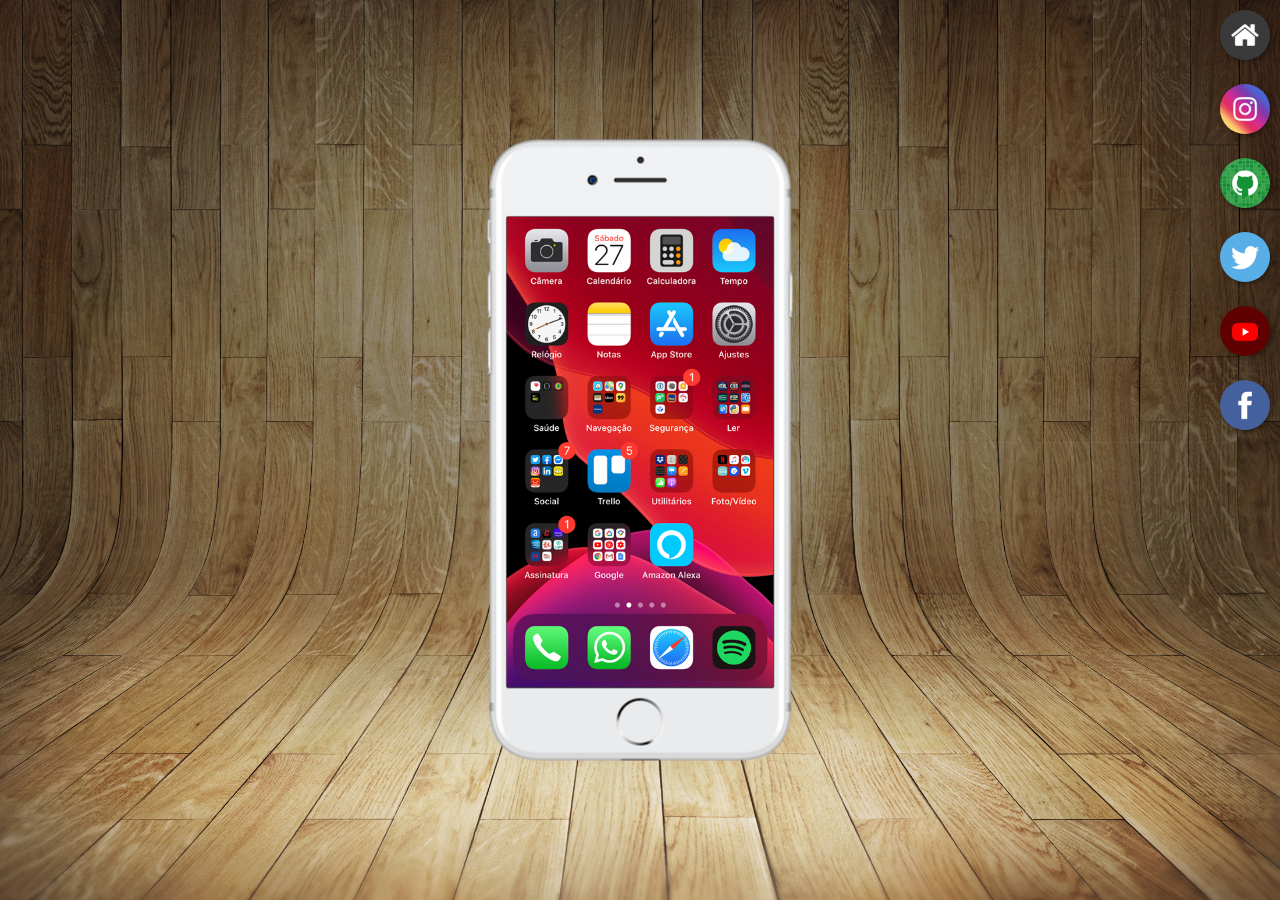
<file: index.html>
<!DOCTYPE html>
<html lang="pt-br">
<head>
    <meta charset="UTF-8">
    <meta name="viewport" content="width=device-width, initial-scale=1.0">
    <title>Projeto Redes Sociais</title>
    <link rel="shortcut icon" href="pacote-d013/pacote-d013/favicon.ico" type="image/x-icon">
    <link rel="stylesheet" href="estilos/style.css">
</head>
<body>
    <main>
        <section id="telefone">
        <iframe src="home.html" frameborder="0" name="tela" id="tela">
            Seu navegador não é compatível com isso!
        </iframe>
        </section>
        <section id="redes-sociais">
            <a href="home.html" target="tela"> <img src="pacote-d013/pacote-d013/imagens/logo-home.jpg" alt="home"></a> <br>
            <a href="instagram.html" target="tela"> <img src="pacote-d013/pacote-d013/imagens/logo-instagram.jpg" alt="Instagram"></a> <br>
            <a href="githu.html" target="tela"> <img src="pacote-d013/pacote-d013/imagens/logo-github.jpg" alt="GitHub"></a> <br>
            <a href="twitter.html" target="tela"> <img src="pacote-d013/pacote-d013/imagens/logo-twitter.jpg" alt="Twitter"></a> <br>
            <a href="youtube.html" target="tela"><img src="pacote-d013/pacote-d013/imagens/logo-youtube.jpg" alt="Youtube"></a> <br>
            <a href="facebook.html" target="tela"> <img src="pacote-d013/pacote-d013/imagens/logo-facebook.jpg" alt="Facebook"></a>
        </section>
    </main>
</body>
</html>
</file>
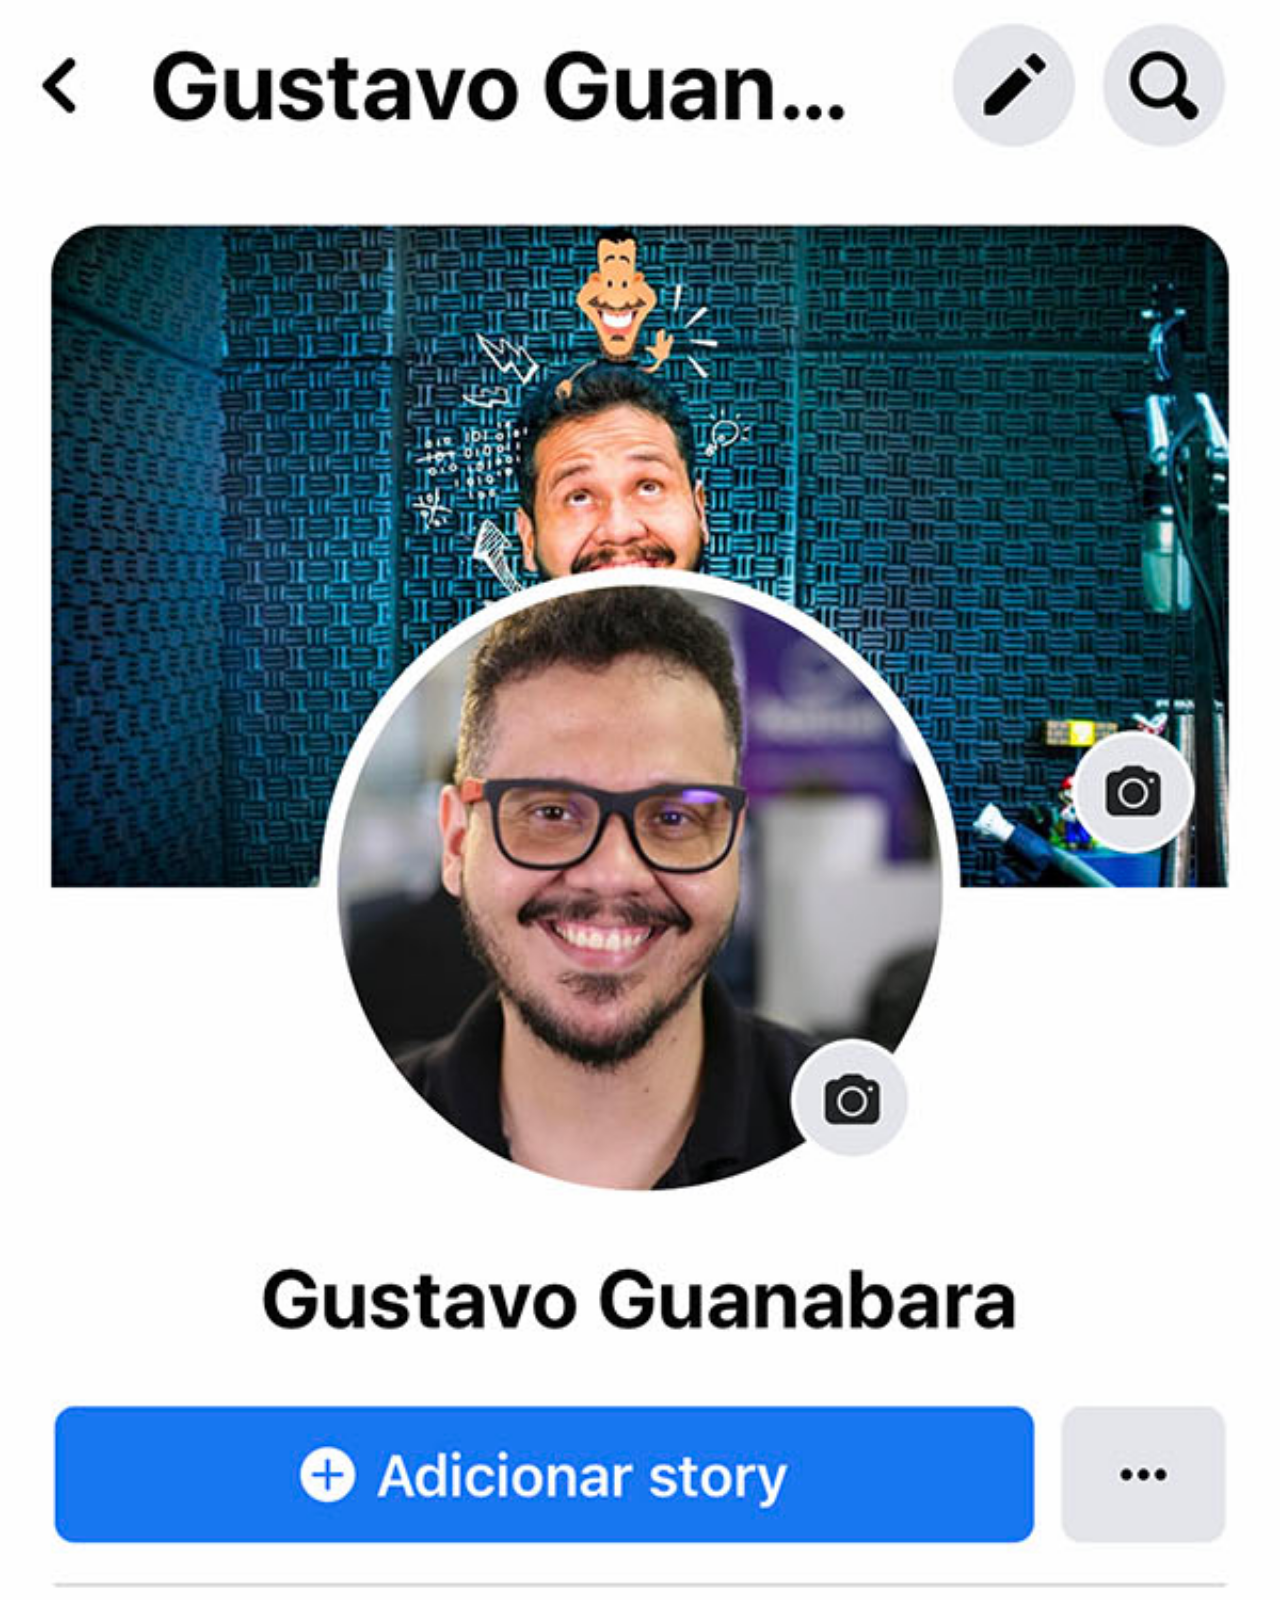
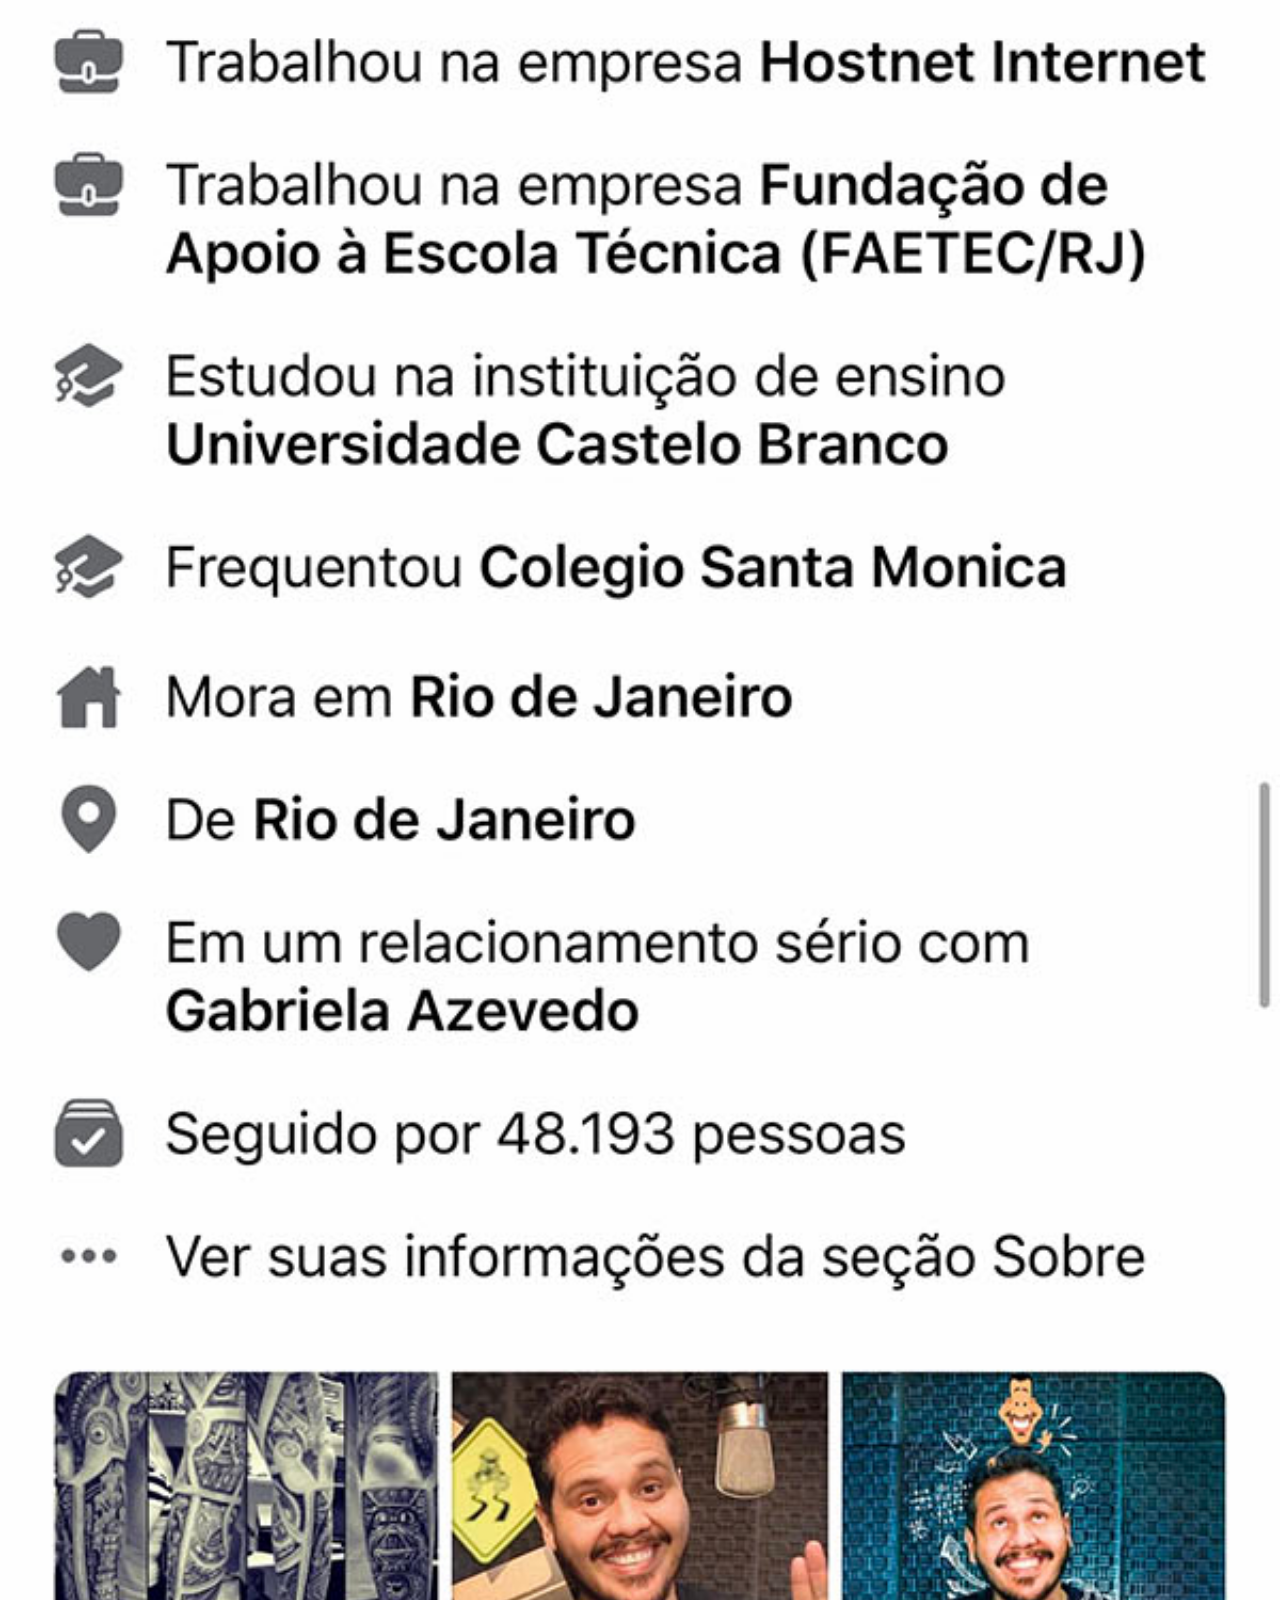
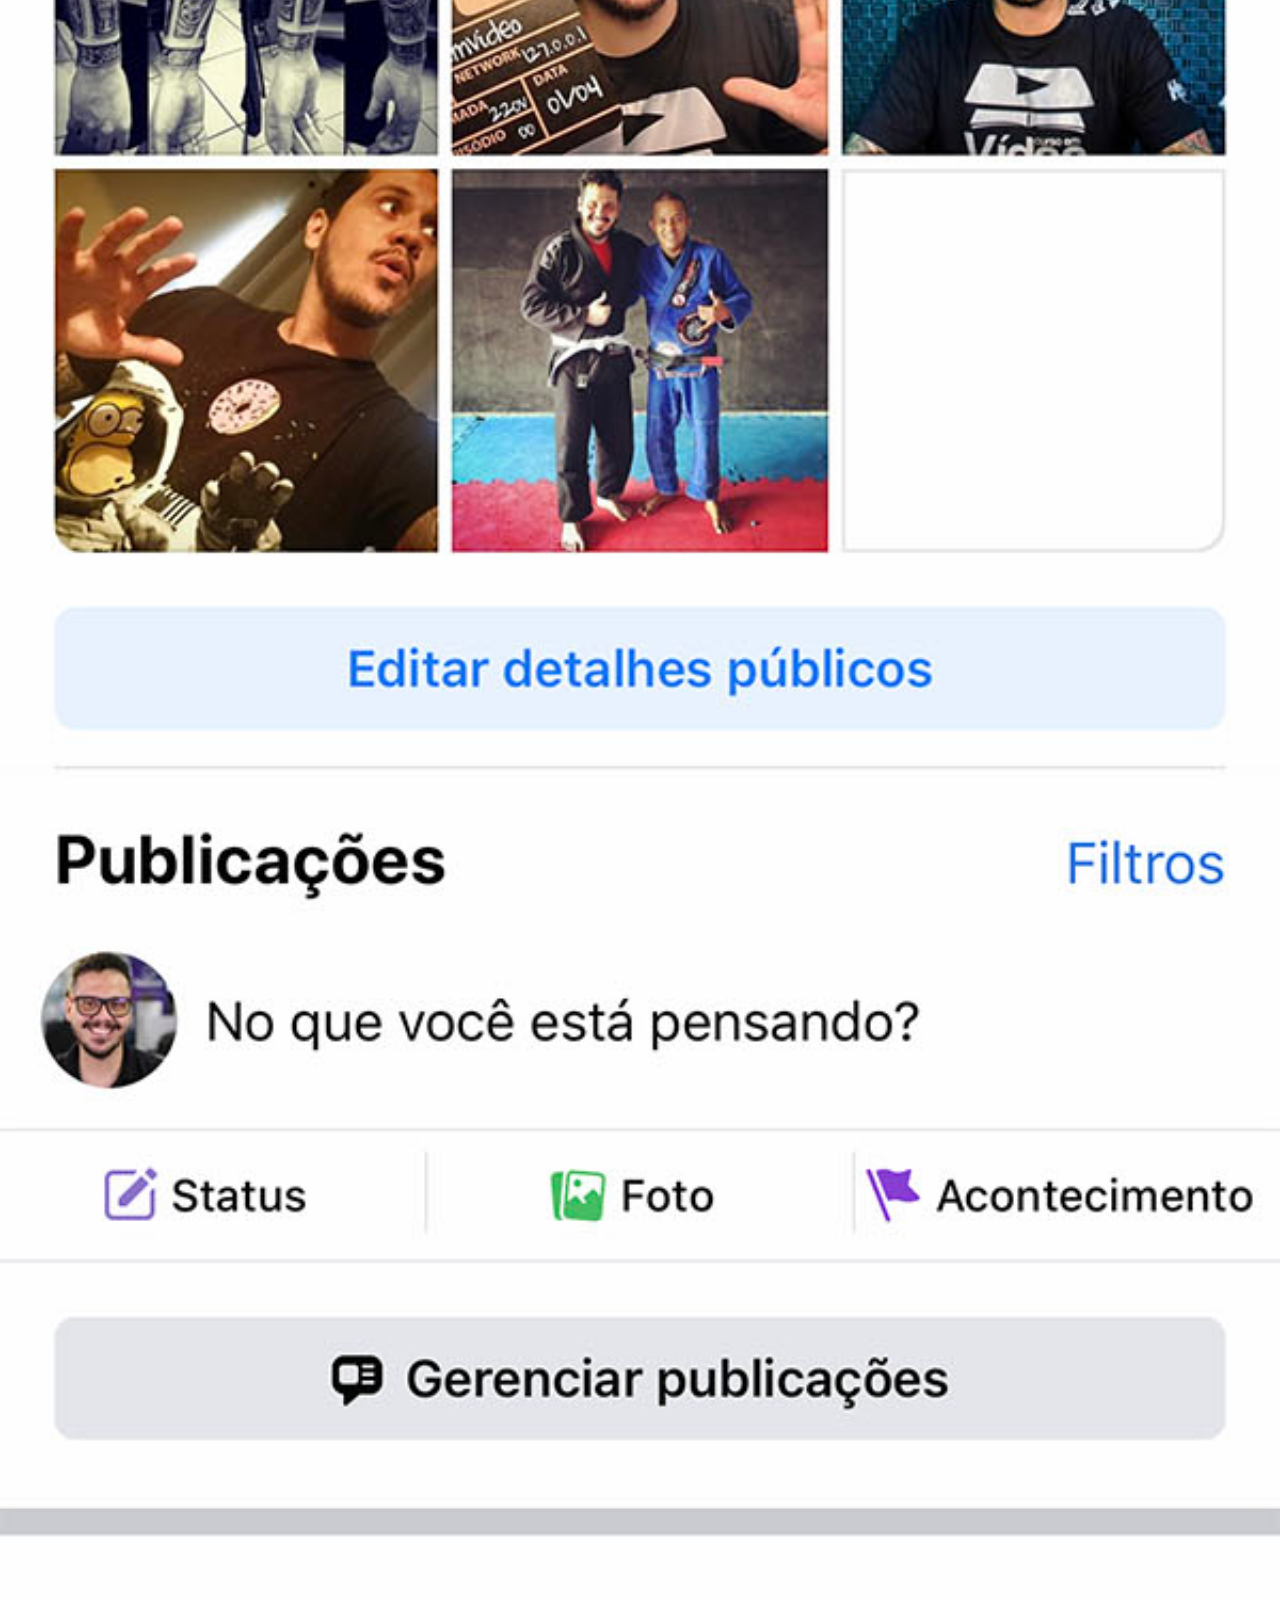
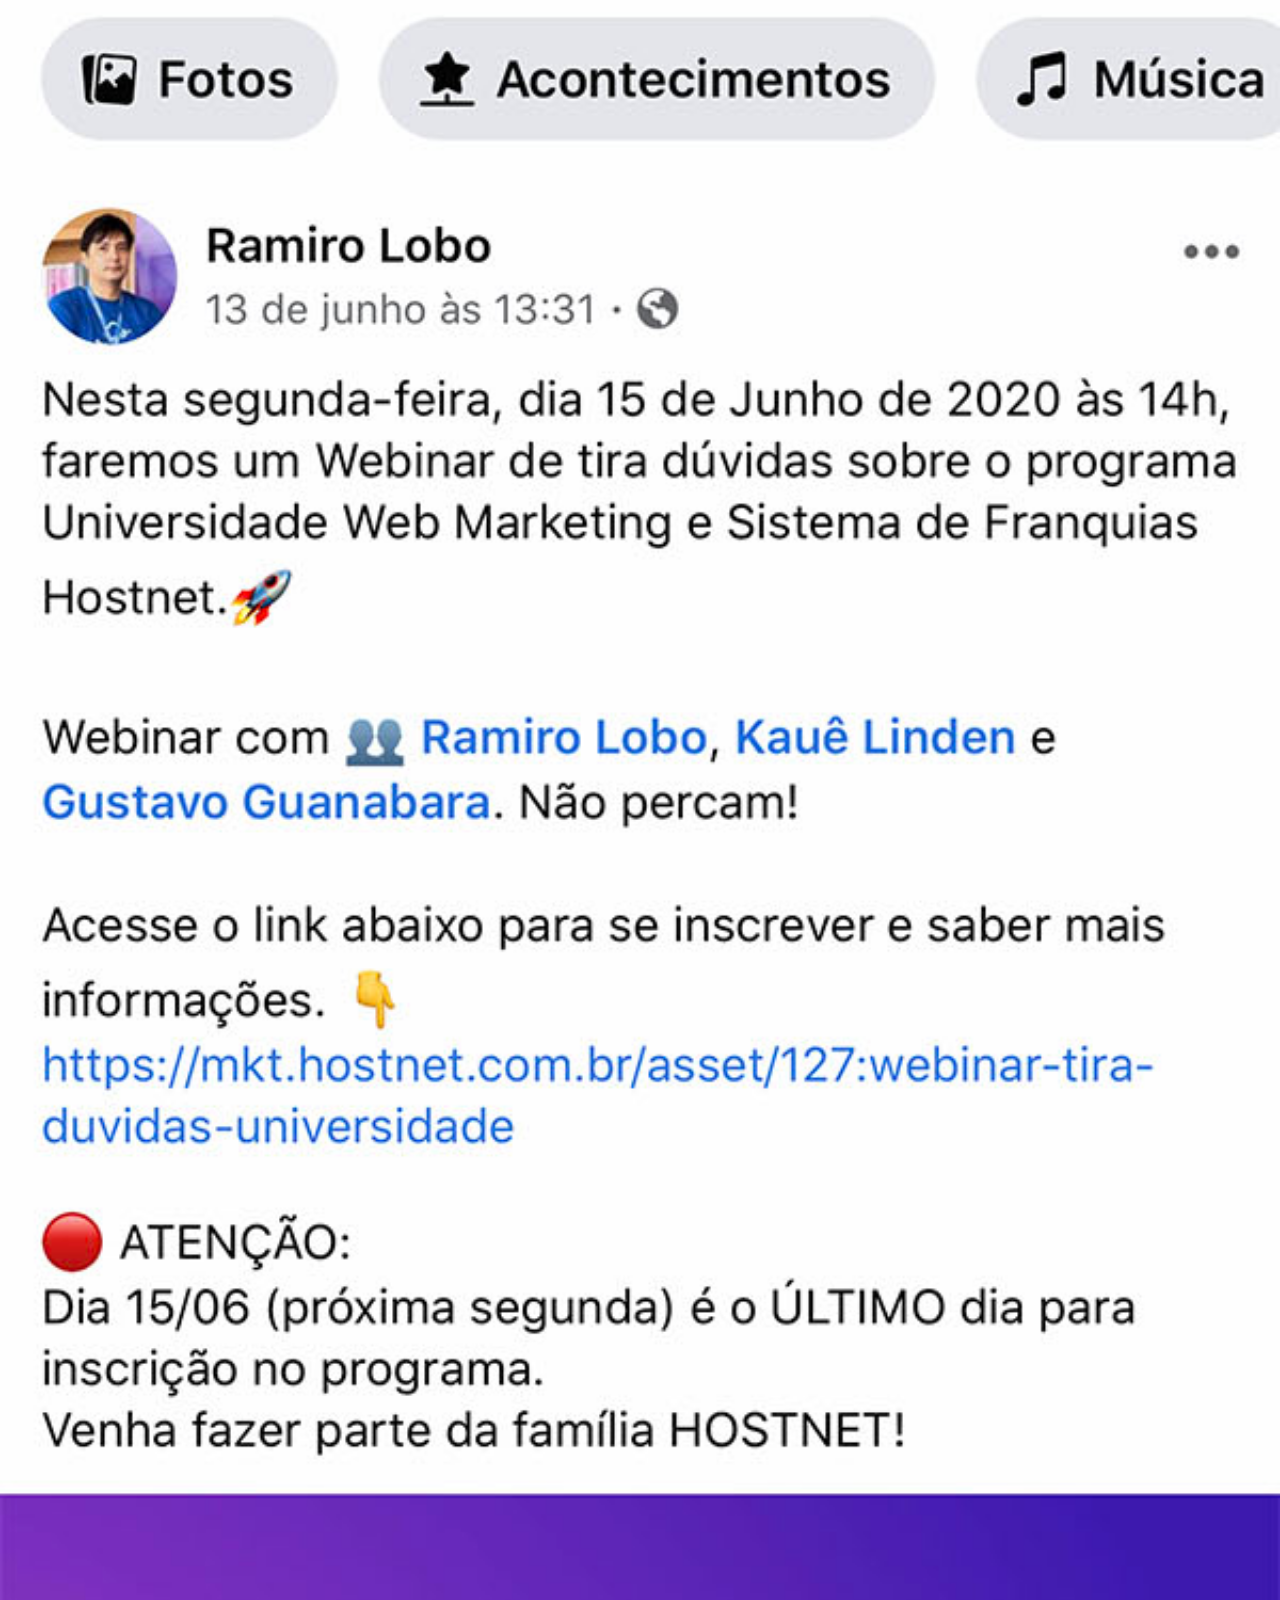
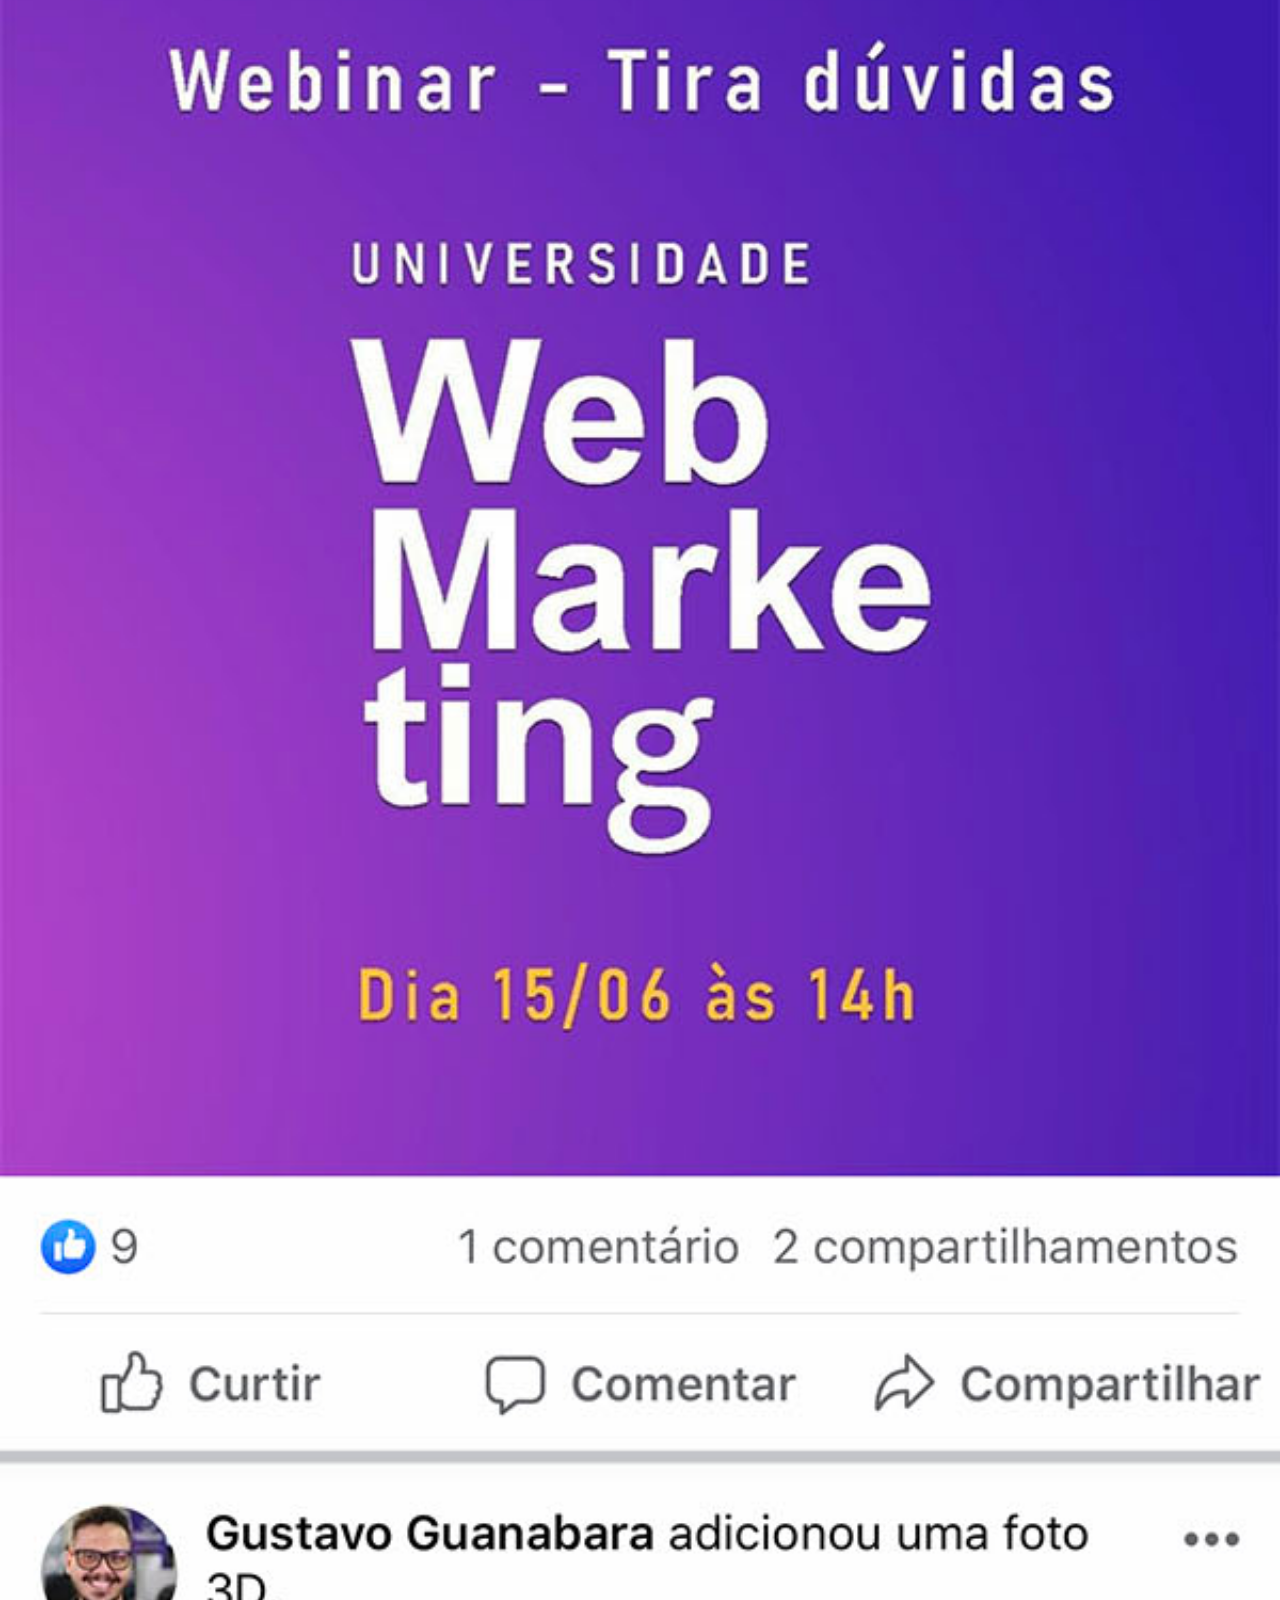
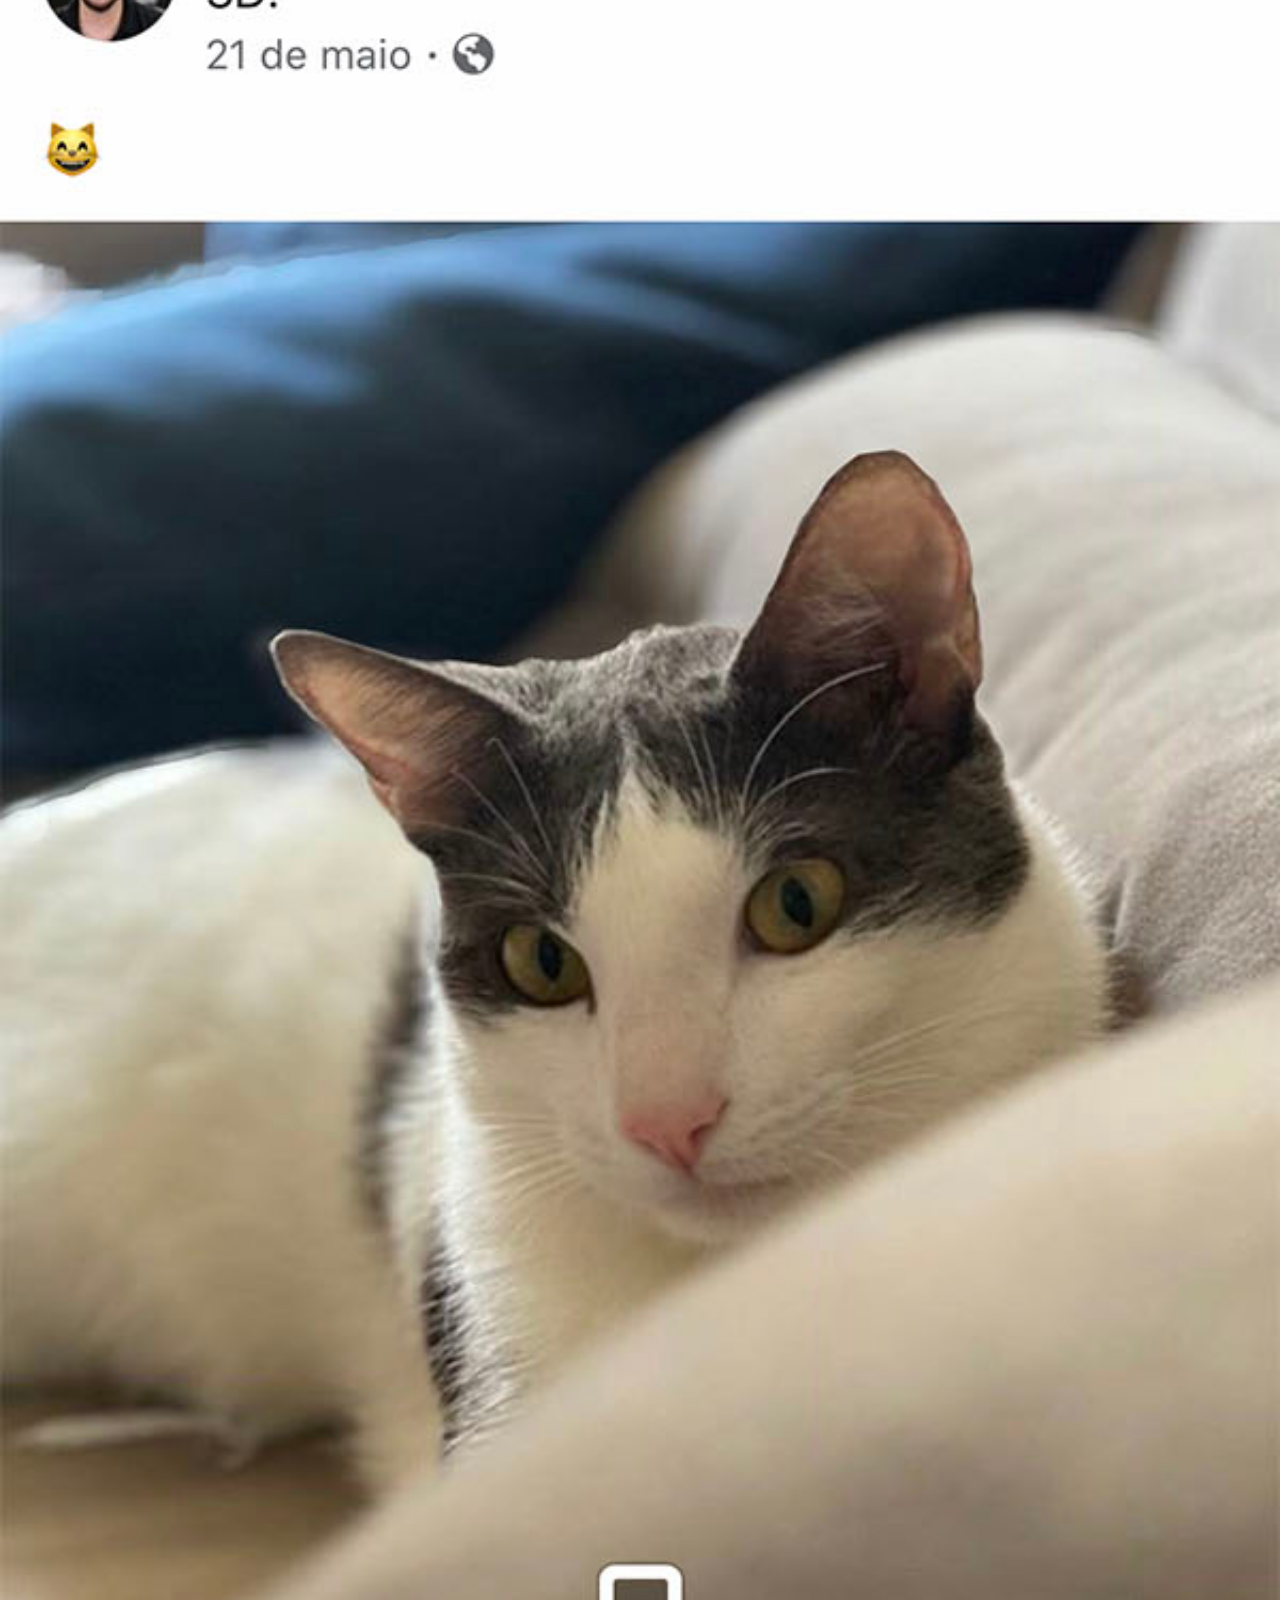
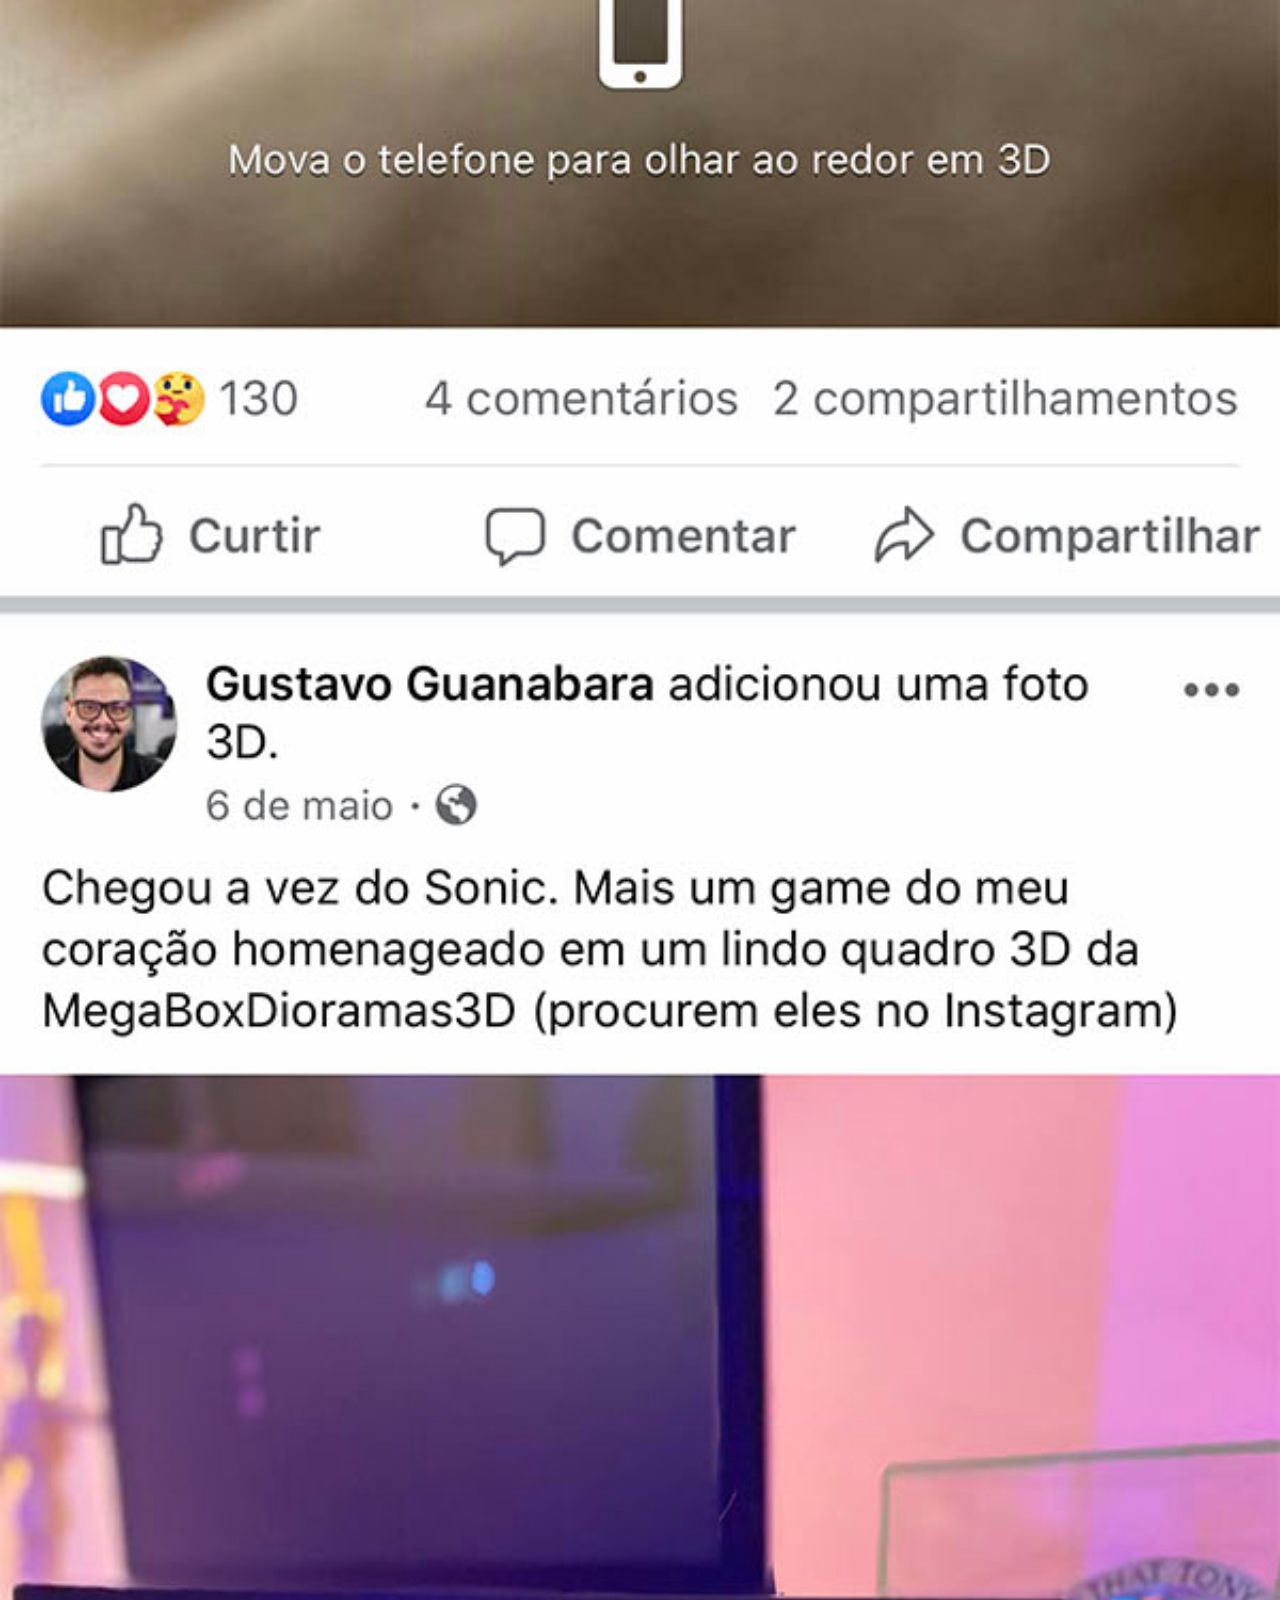
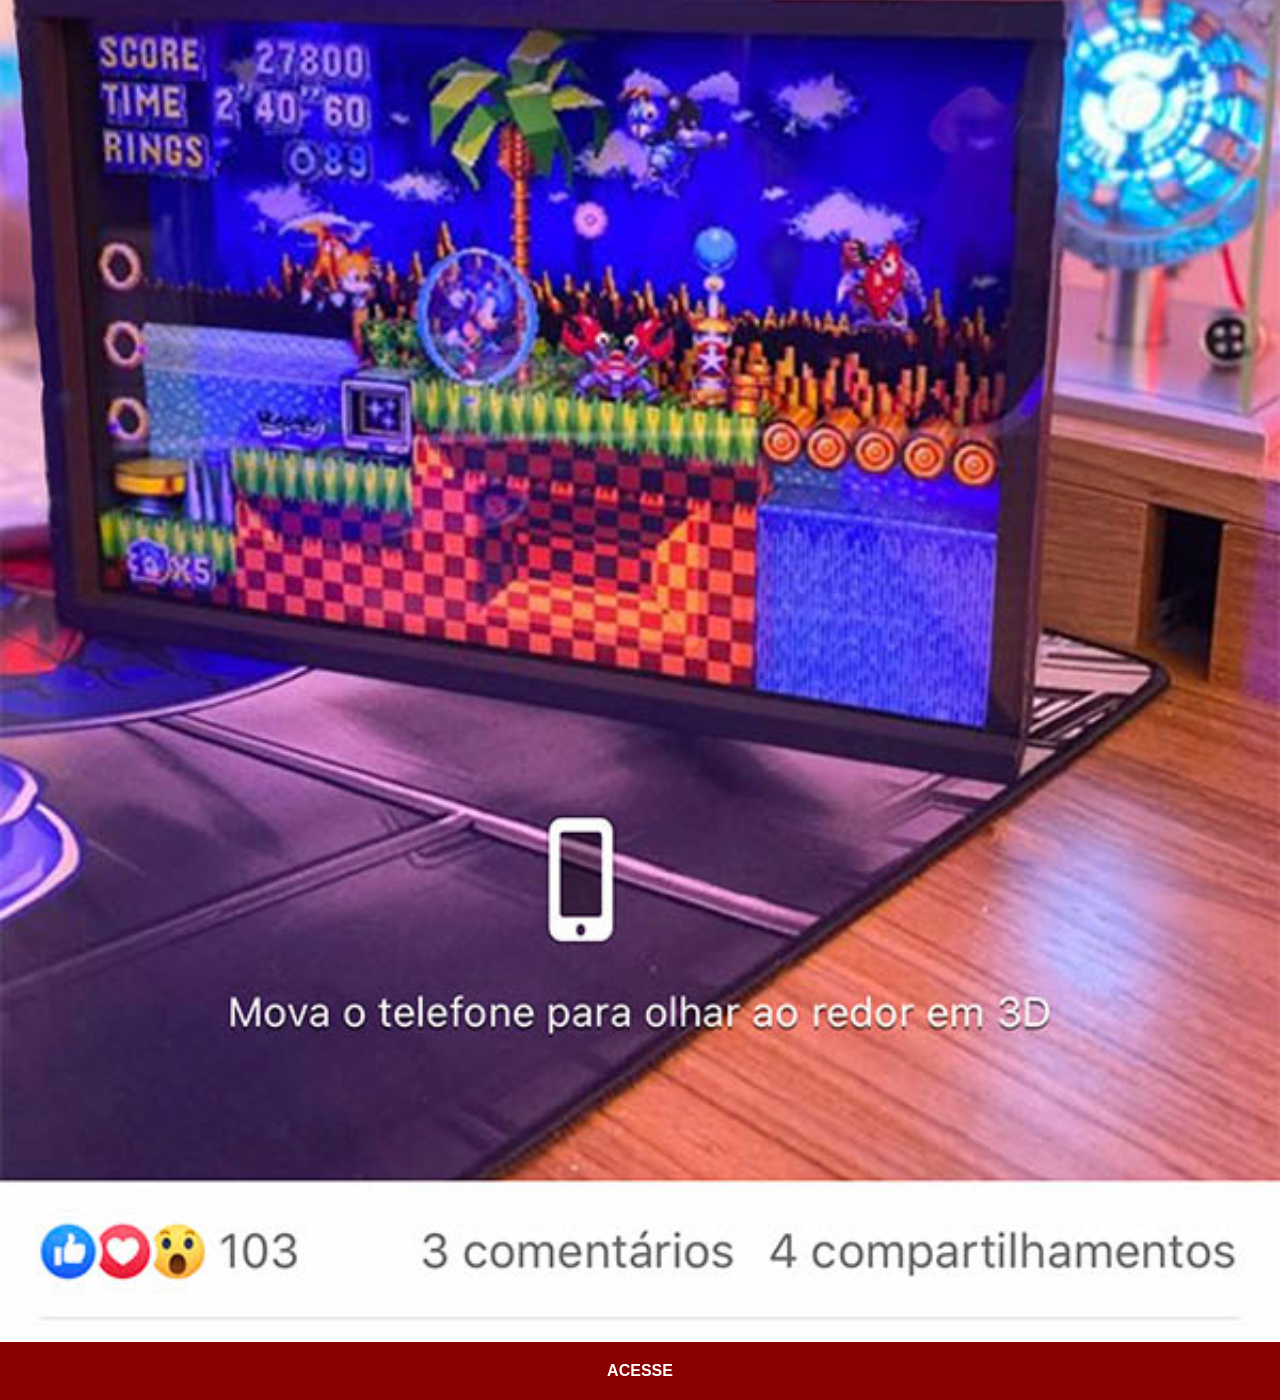
<file: facebook.html>
<!DOCTYPE html>
<html lang="pt-br">
<head>
    <meta charset="UTF-8">
    <meta name="viewport" content="width=device-width, initial-scale=1.0">
    <title>Facebook</title>
    <link rel="stylesheet" href="estilos/social.css">
</head>
<body>
    <img src="pacote-d013/pacote-d013/imagens/tela-facebook.jpg" alt="Facebook">
    <a href="https://www.facebook.com/gustavoguanabara/?locale=pt_BR" target="_blank">ACESSE</a>
</body>
</html>
</file>
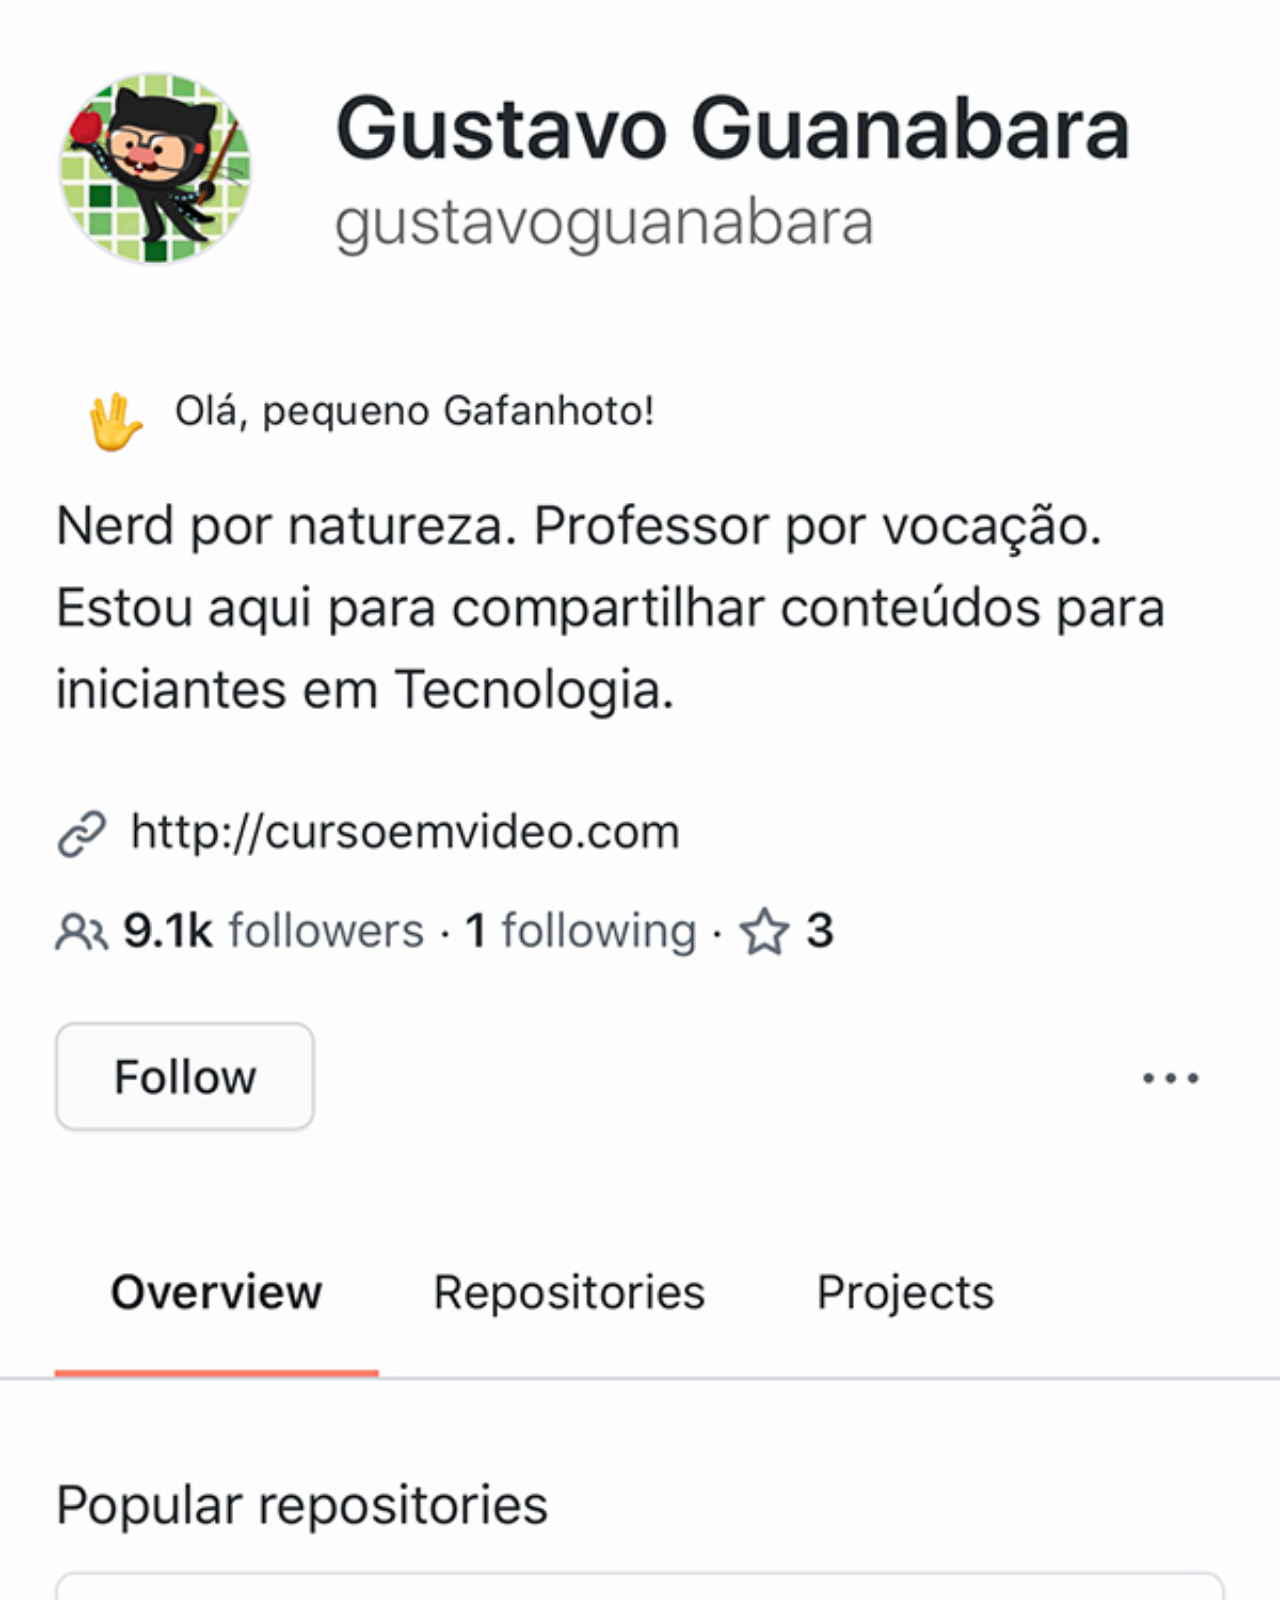
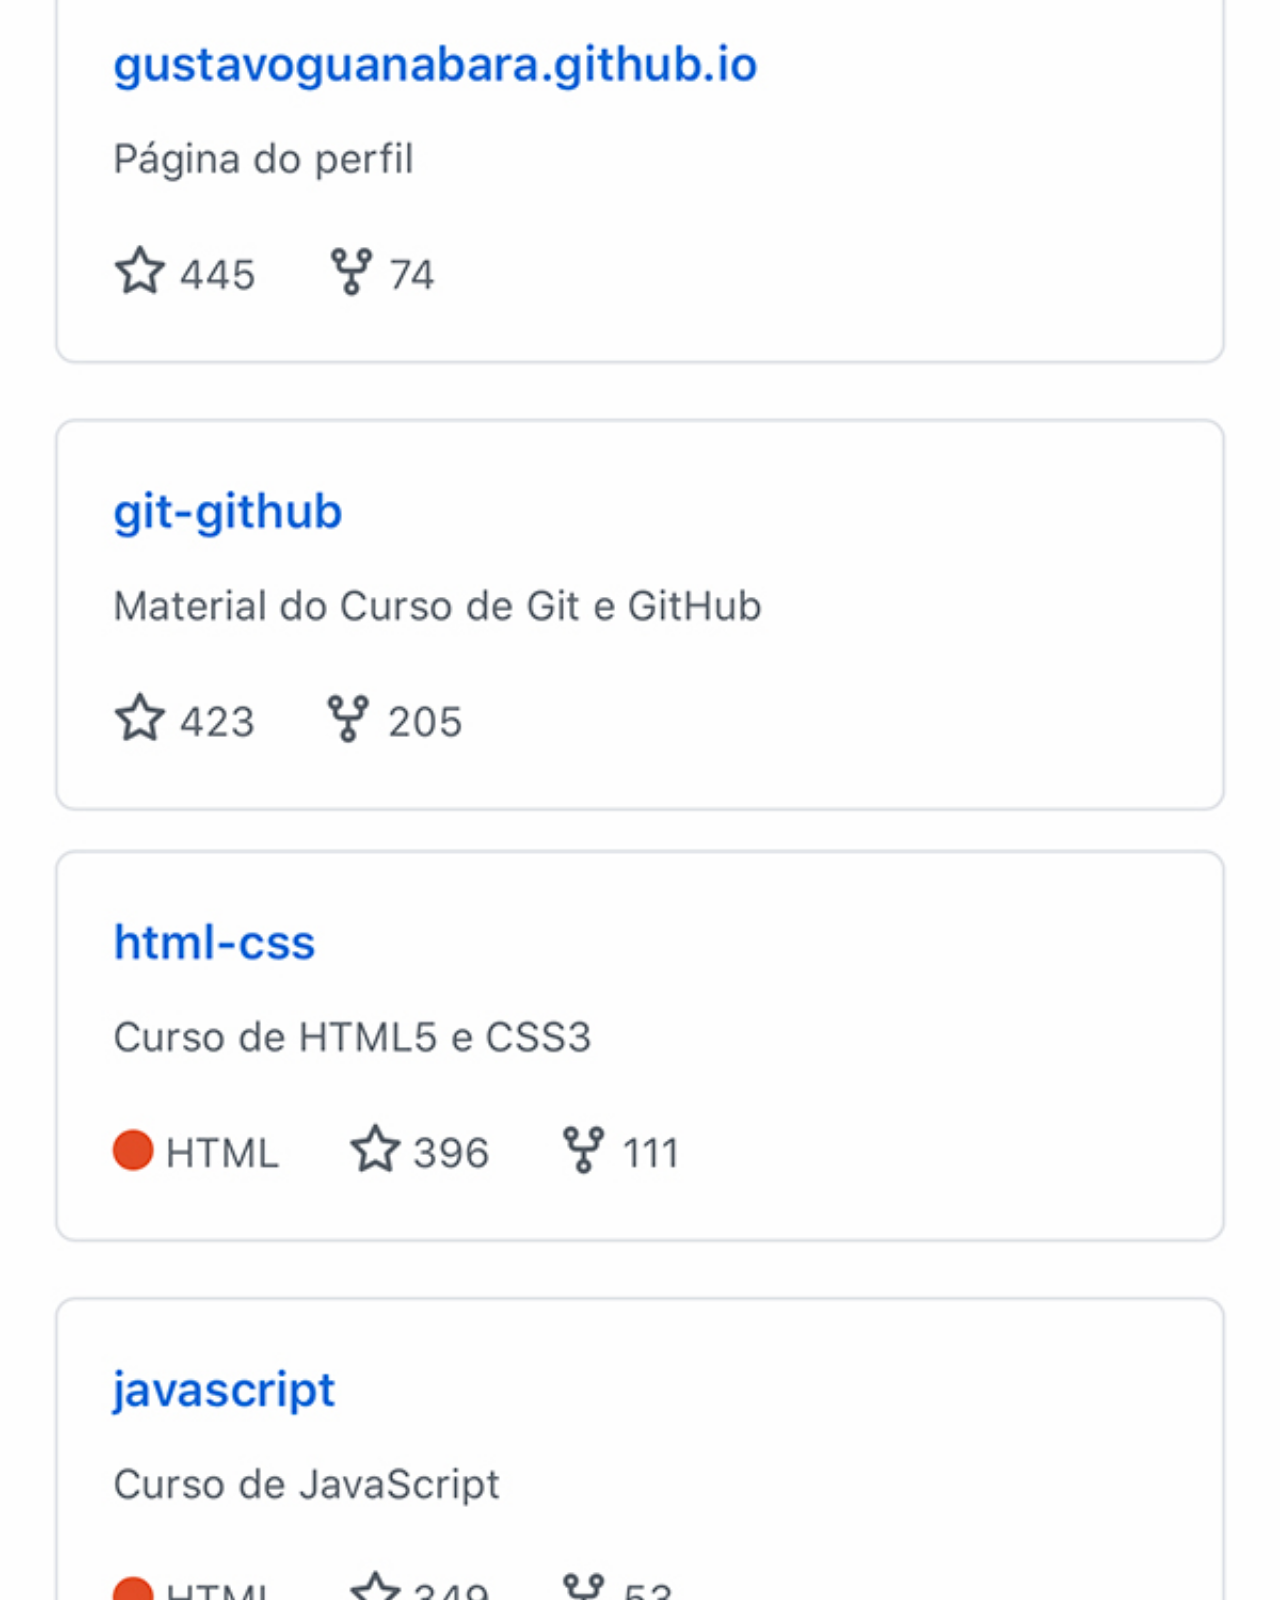
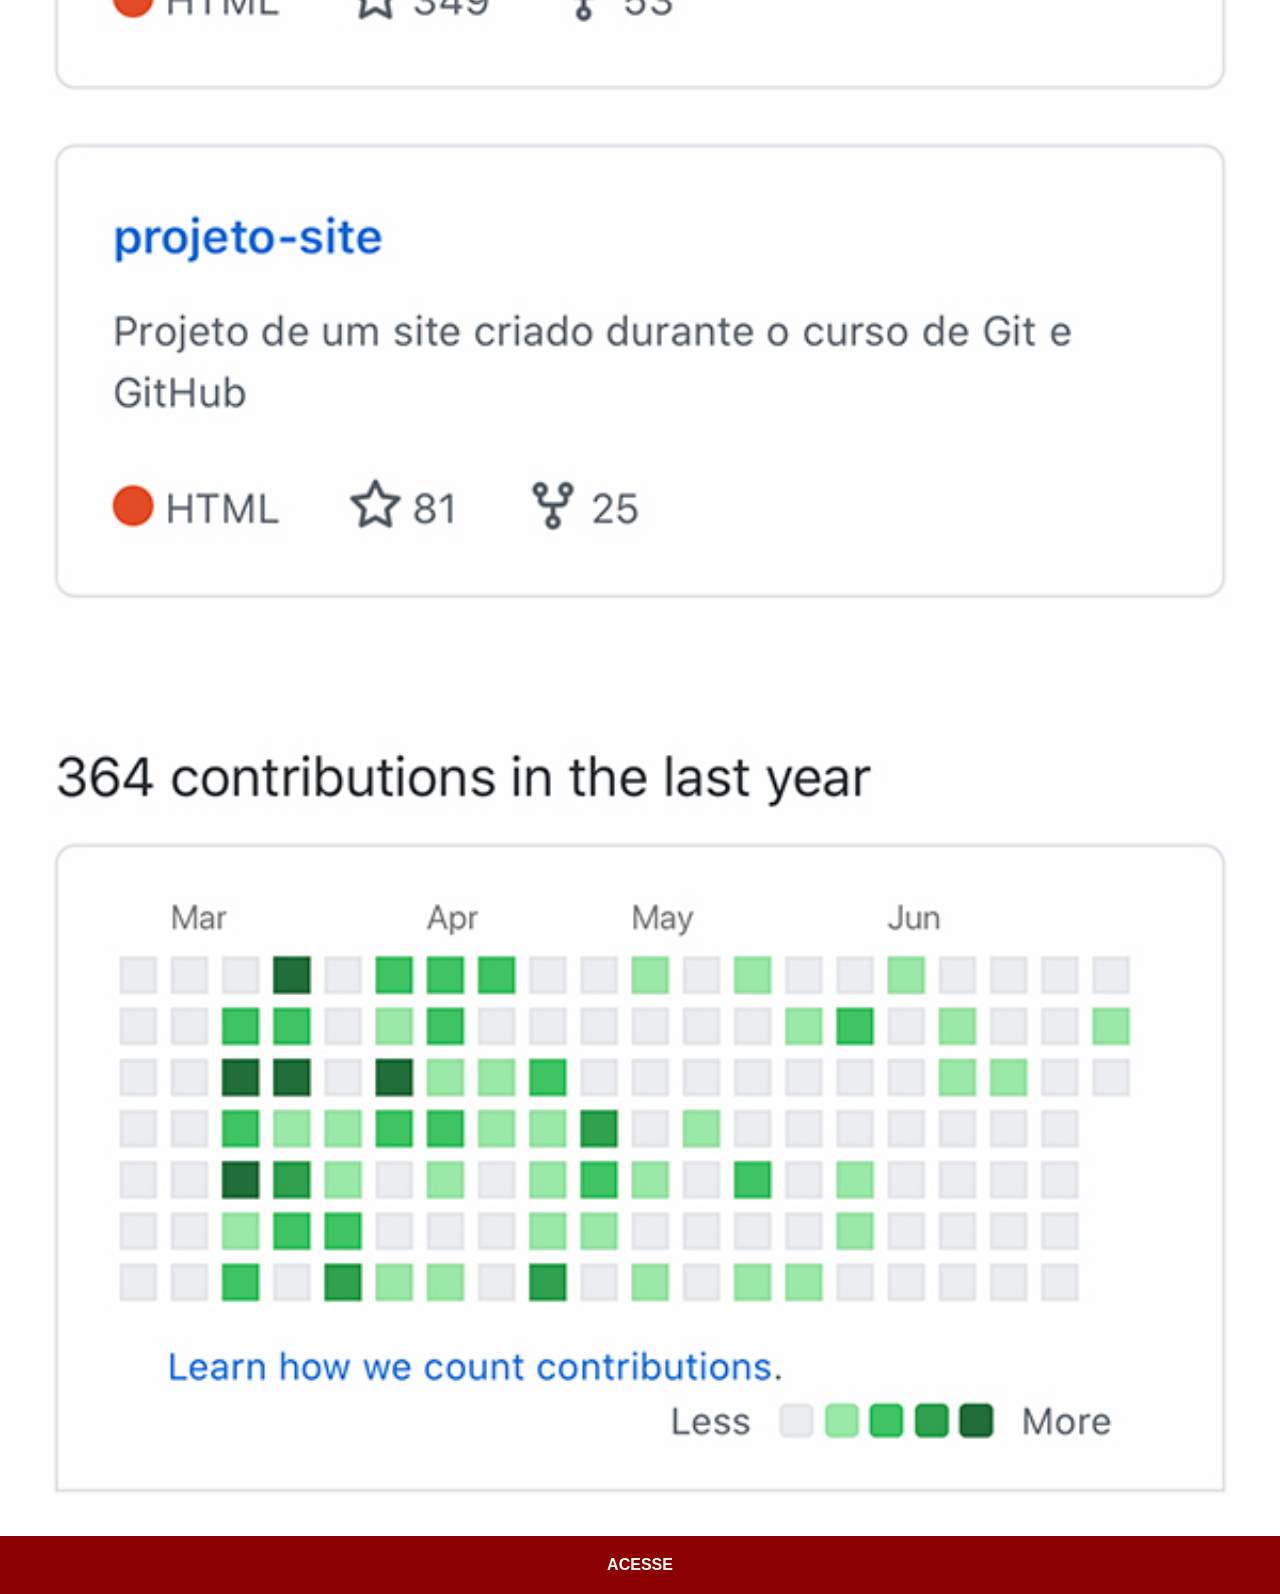
<file: githu.html>
<!DOCTYPE html>
<html lang="pt-br">
<head>
    <meta charset="UTF-8">
    <meta name="viewport" content="width=device-width, initial-scale=1.0">
    <title>GitHub</title>
    <link rel="stylesheet" href="estilos/social.css">
</head>
<body>
    <img src="pacote-d013/pacote-d013/imagens/tela-github.jpg" alt="GitHub">
    <a href="https://github.com/gustavoguanabara/" target="_blank"> ACESSE</a>
</body>
</html>
</file>
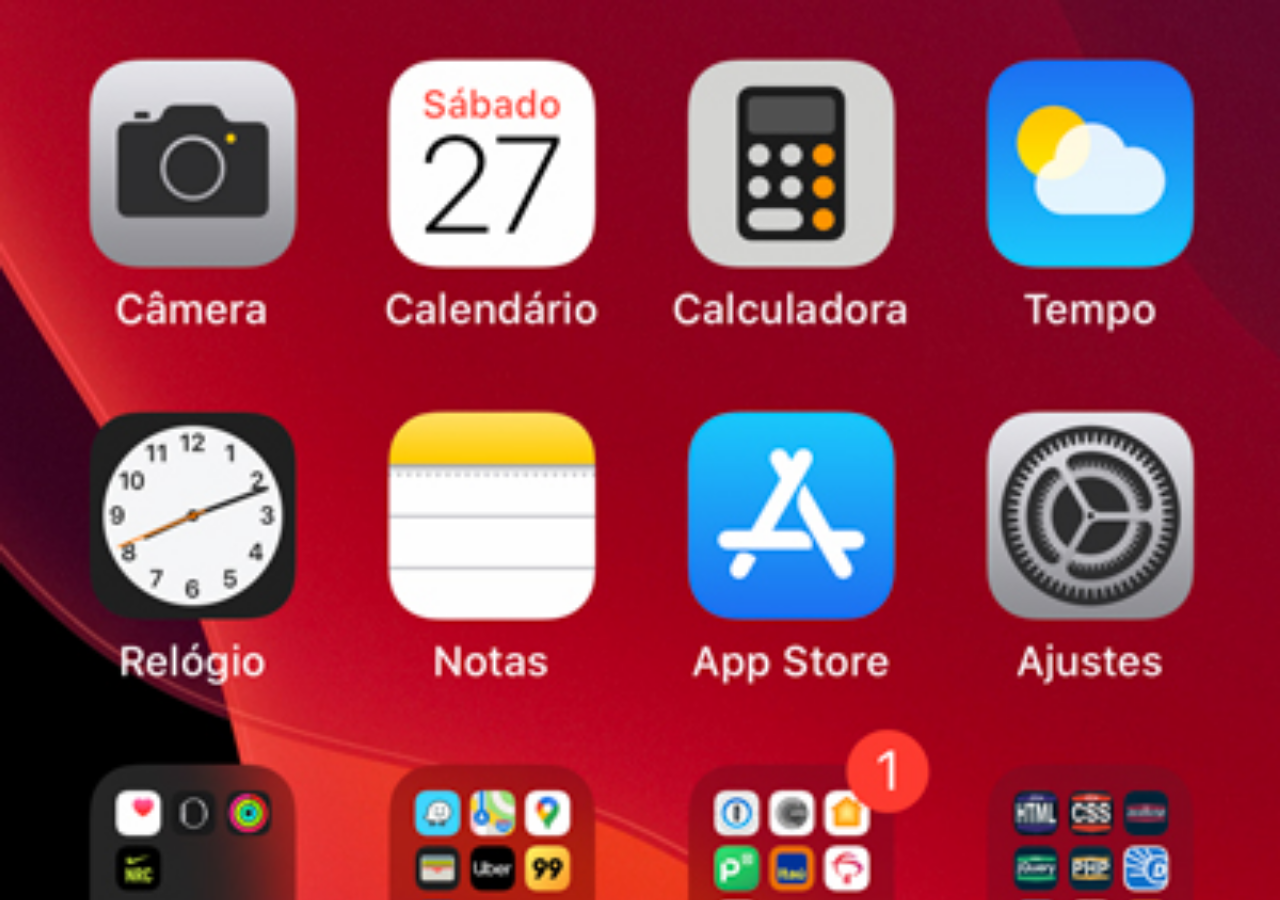
<file: home.html>
<!DOCTYPE html>
<html lang="pt-br">
<head>
    <meta charset="UTF-8">
    <meta name="viewport" content="width=device-width, initial-scale=1.0">
    <title>home</title>
</head>
<style>
    *{
        margin: 0px;
        padding: 0px;
    }
    body{
        height: 100vh;
        width: 100vw;
        background: url('pacote-d013/pacote-d013/imagens/tela-home.jpg') no-repeat top center;
        background-size: cover;
    }
</style>
<body>
    
</body>
</html>
</file>
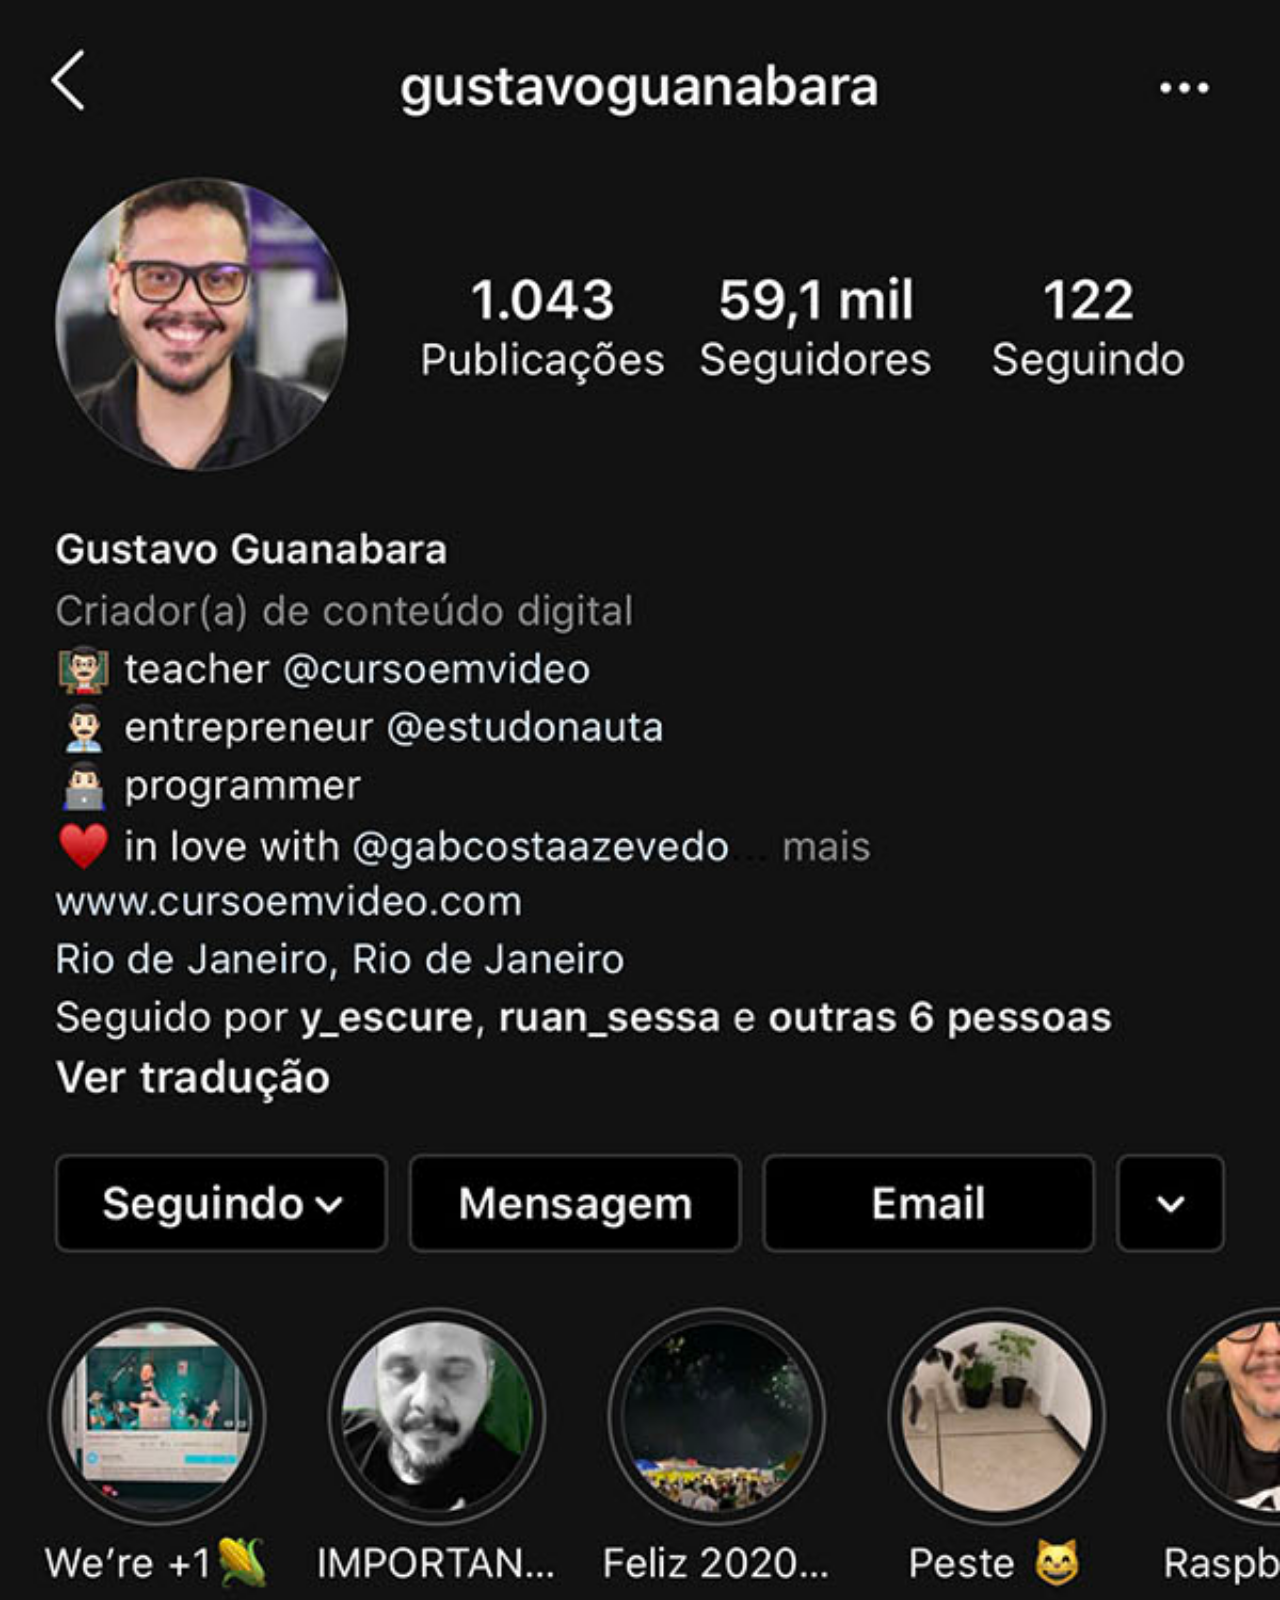
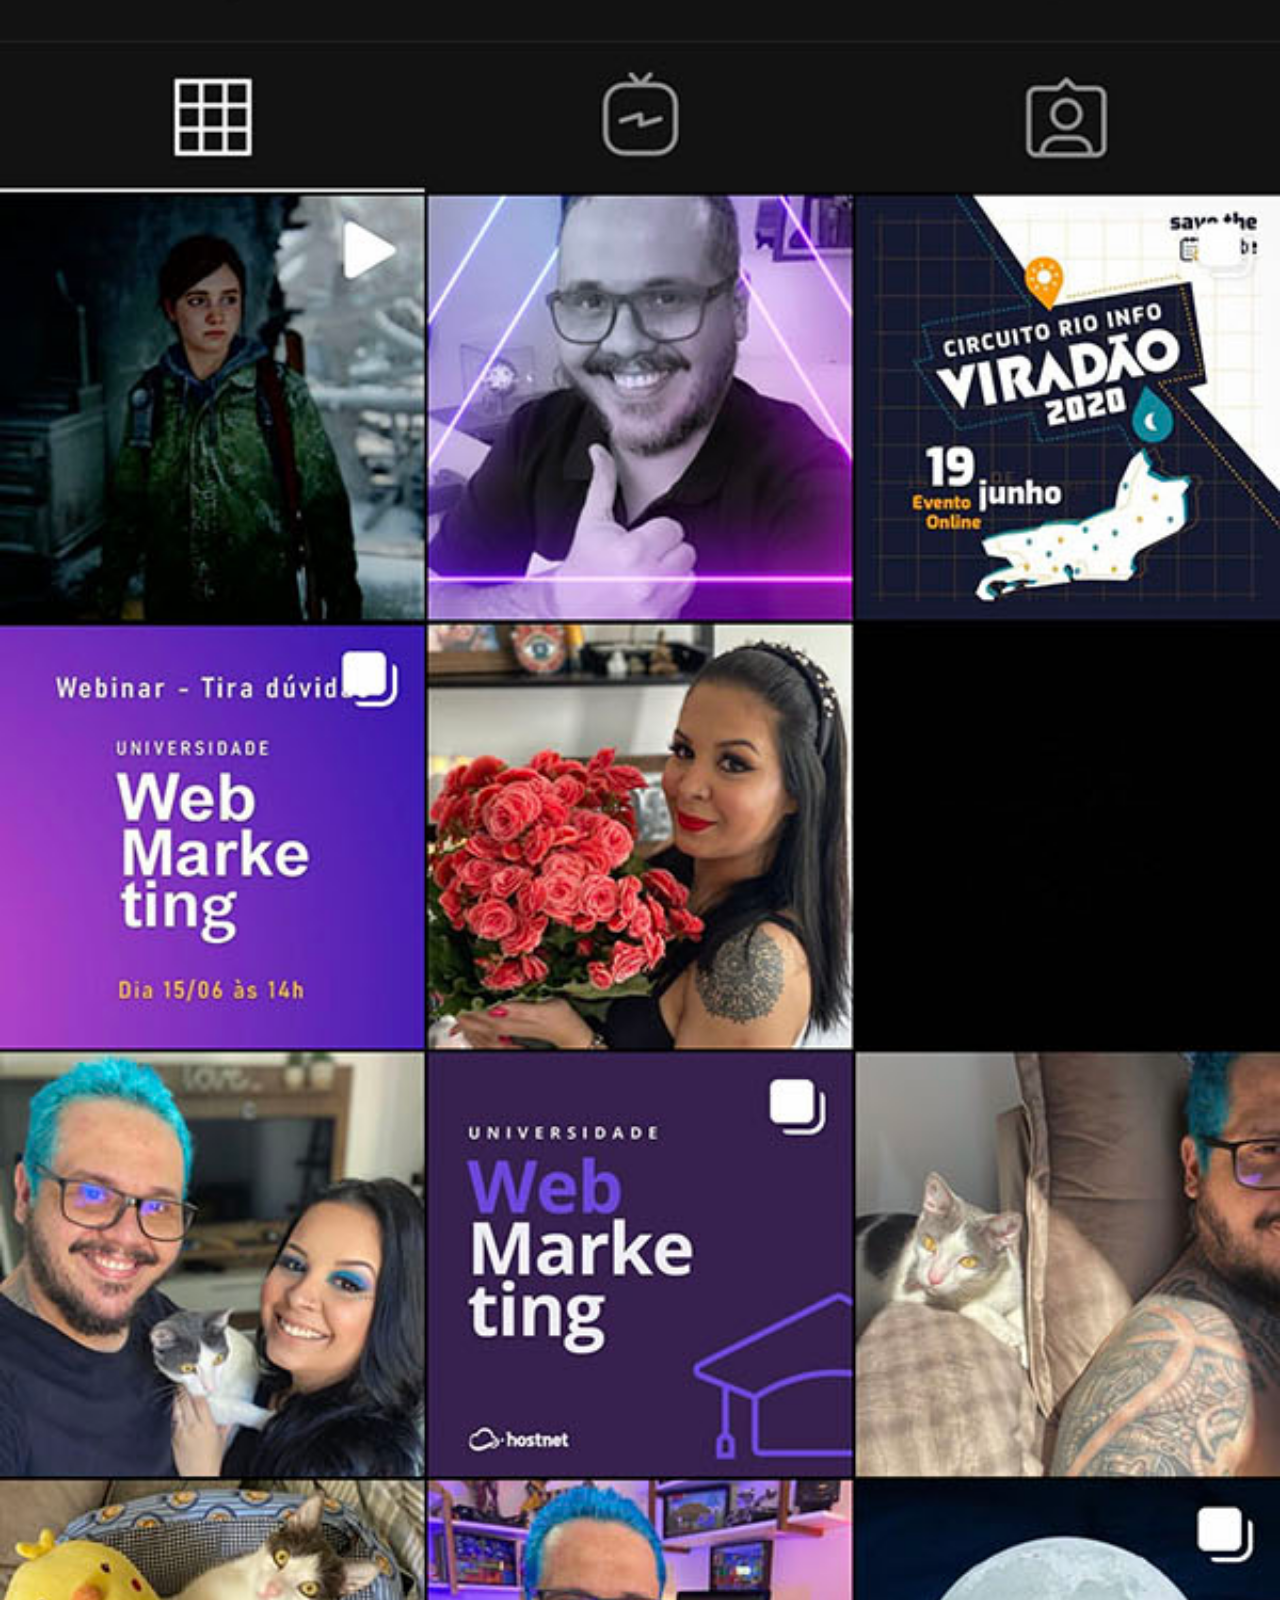
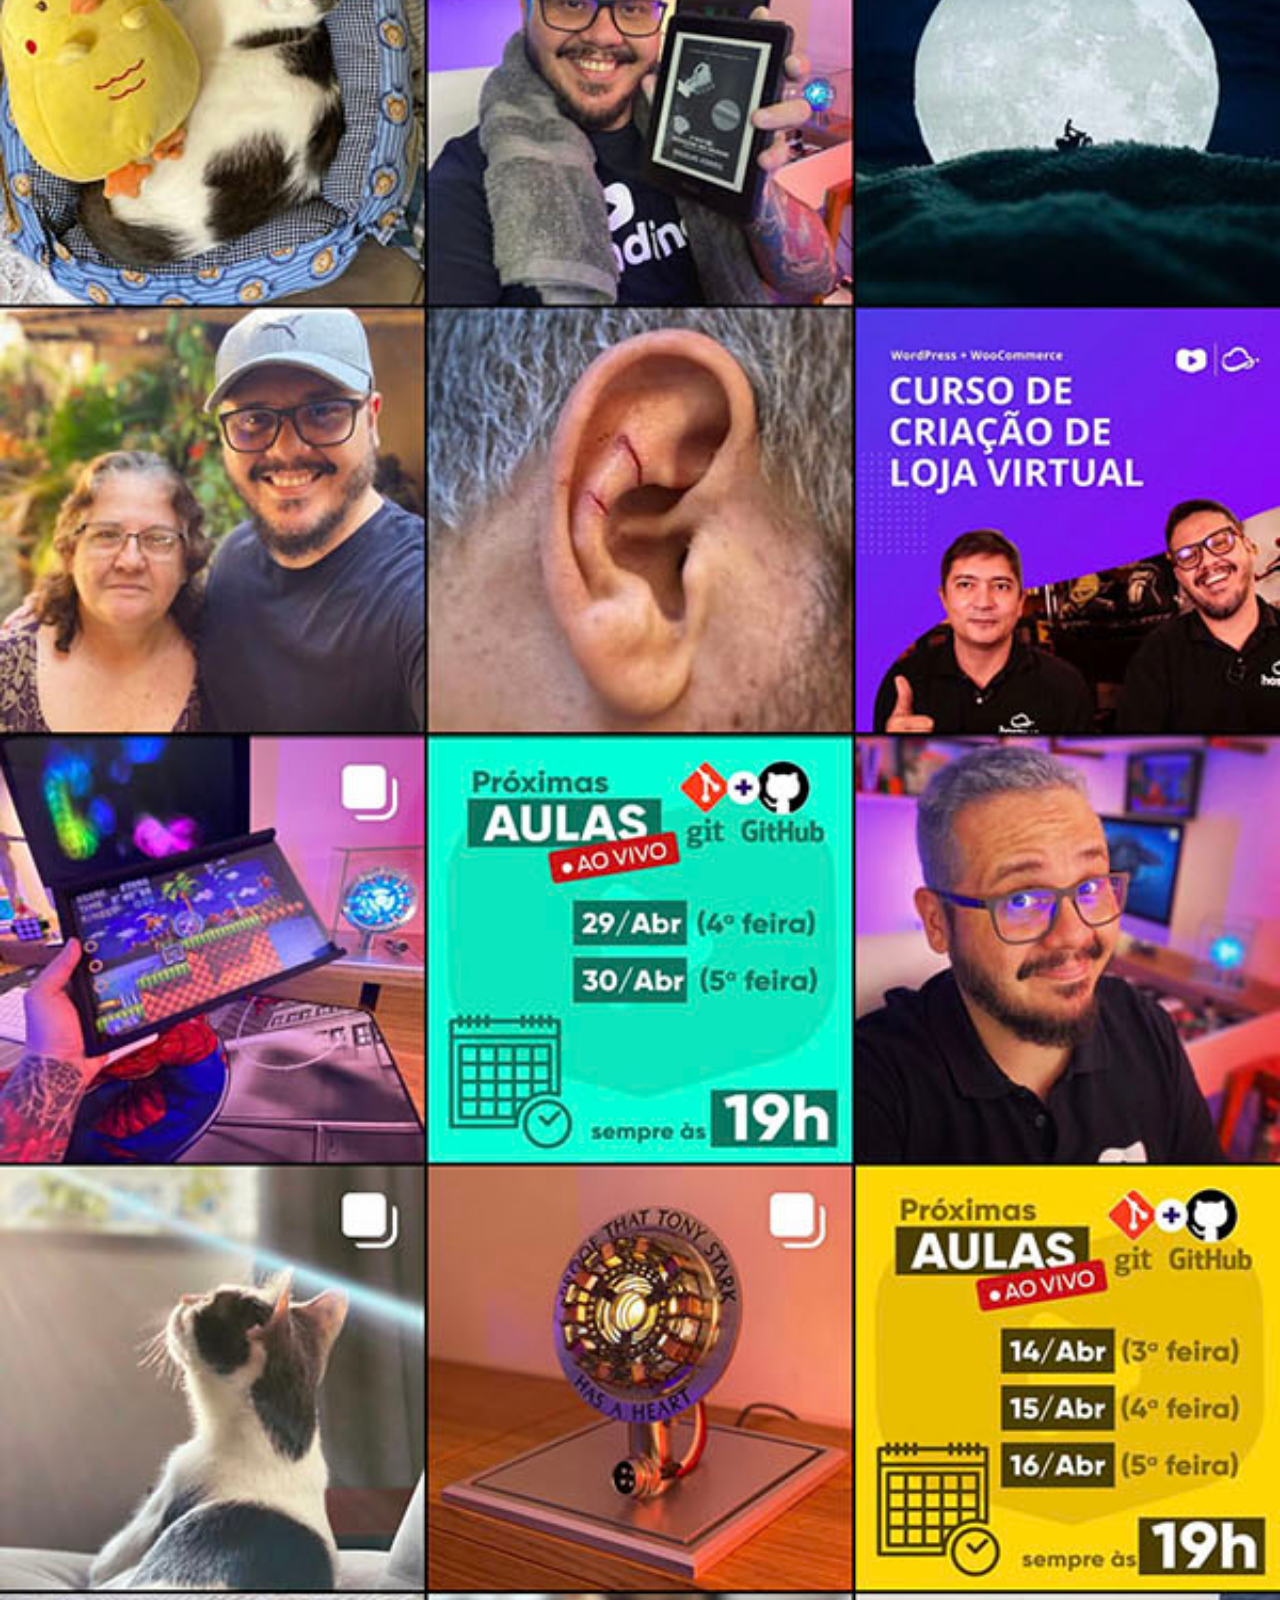
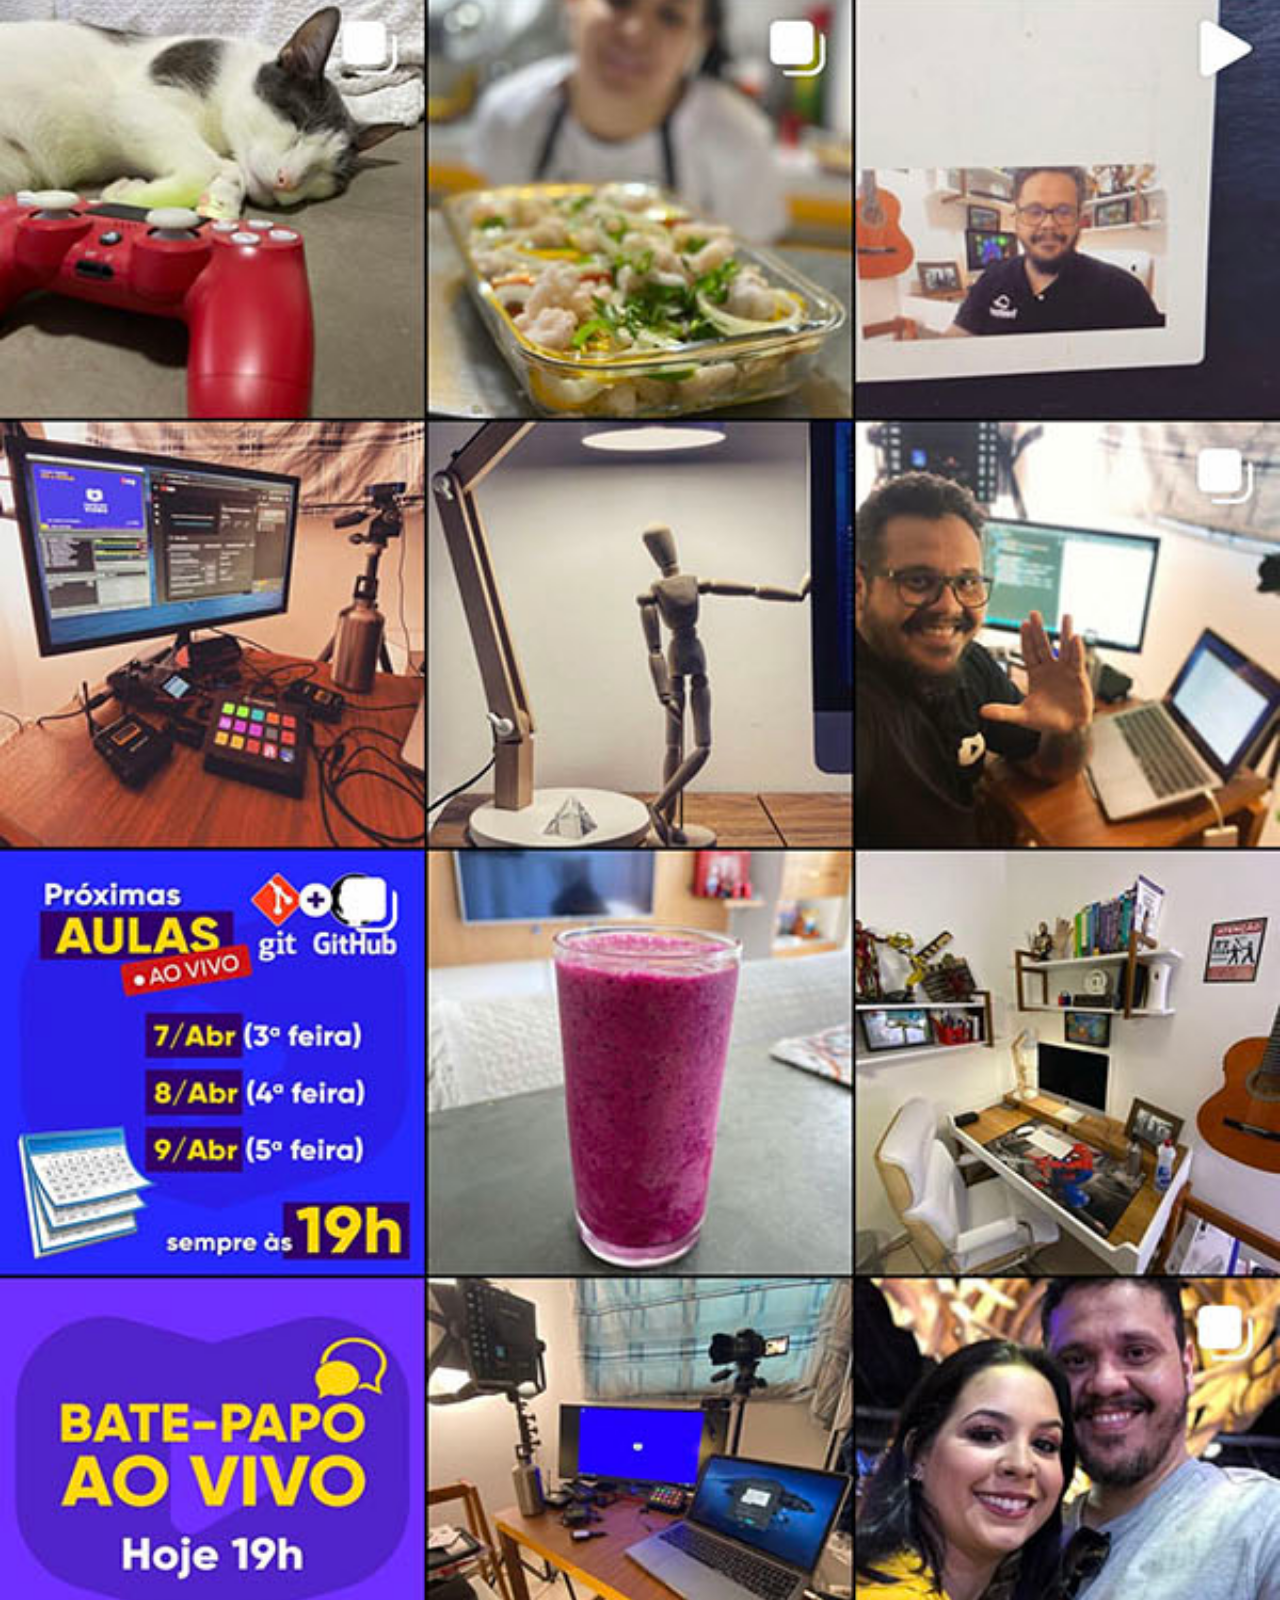
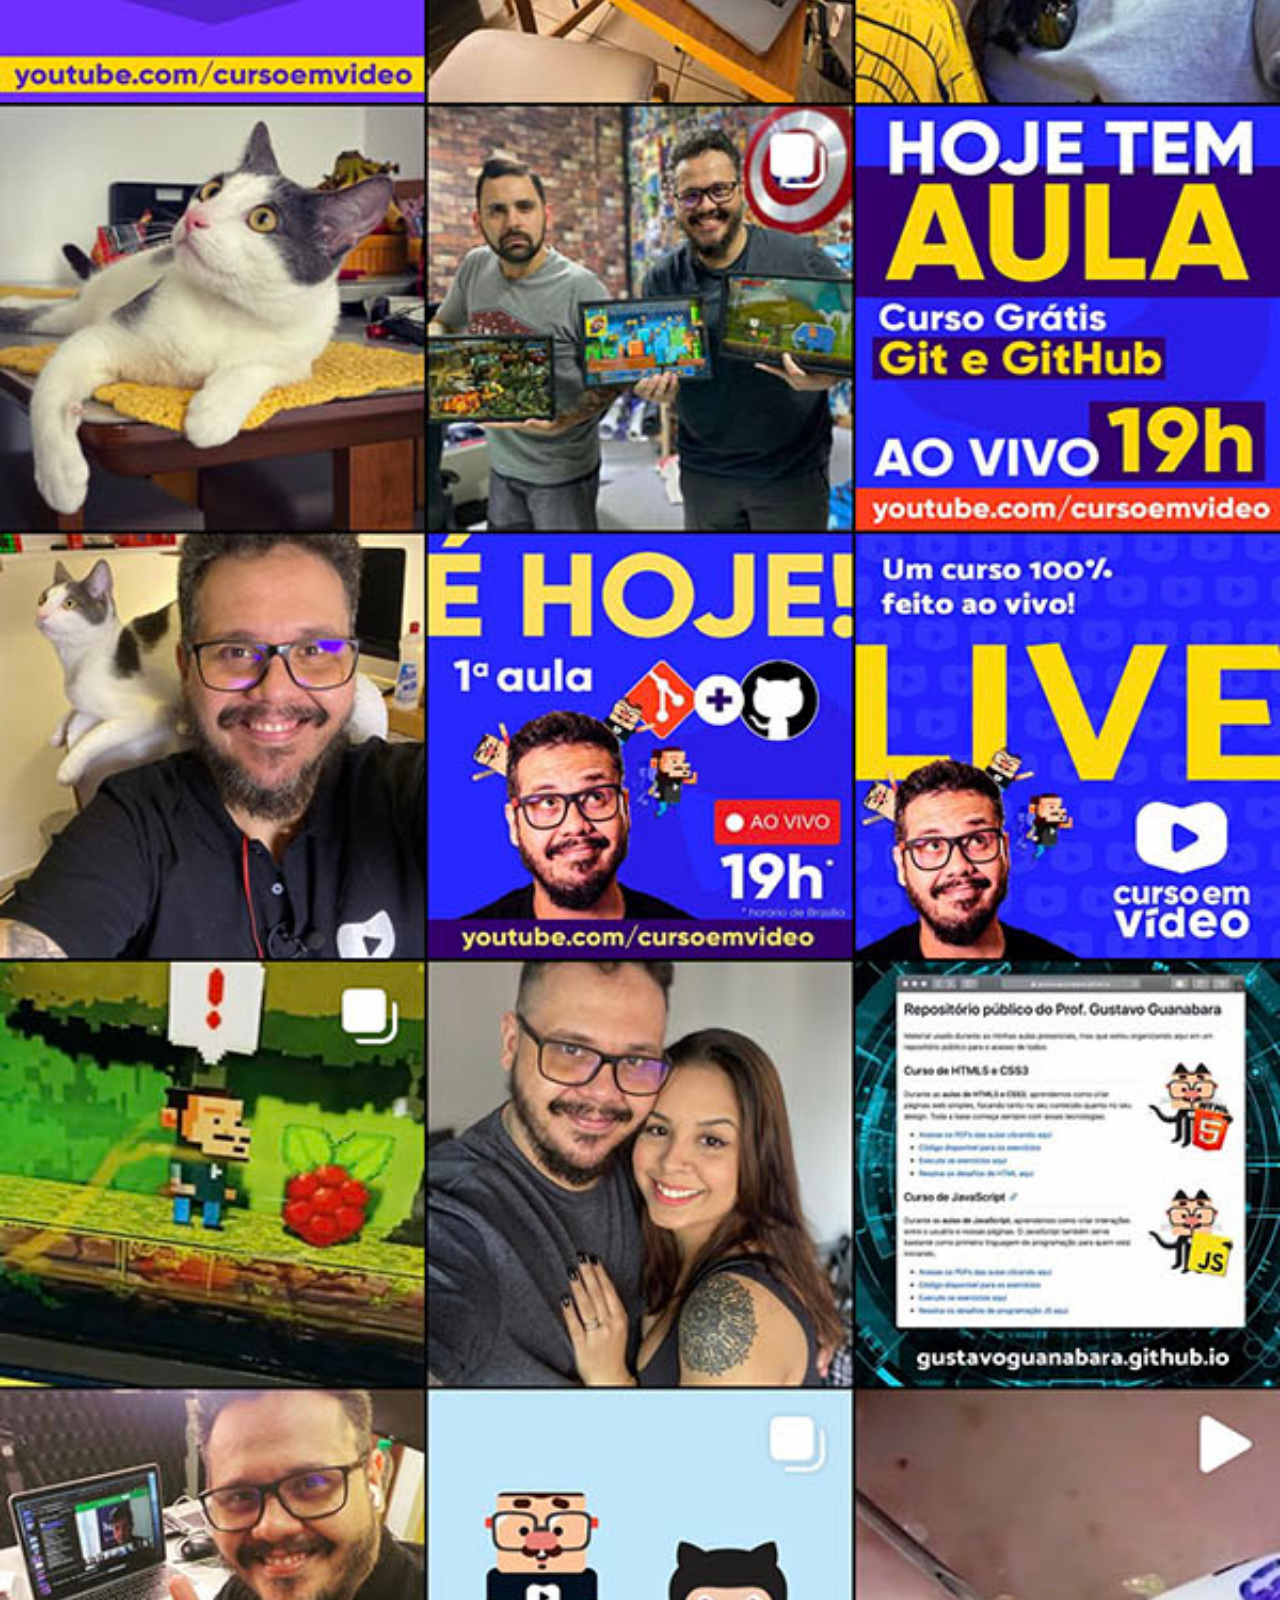
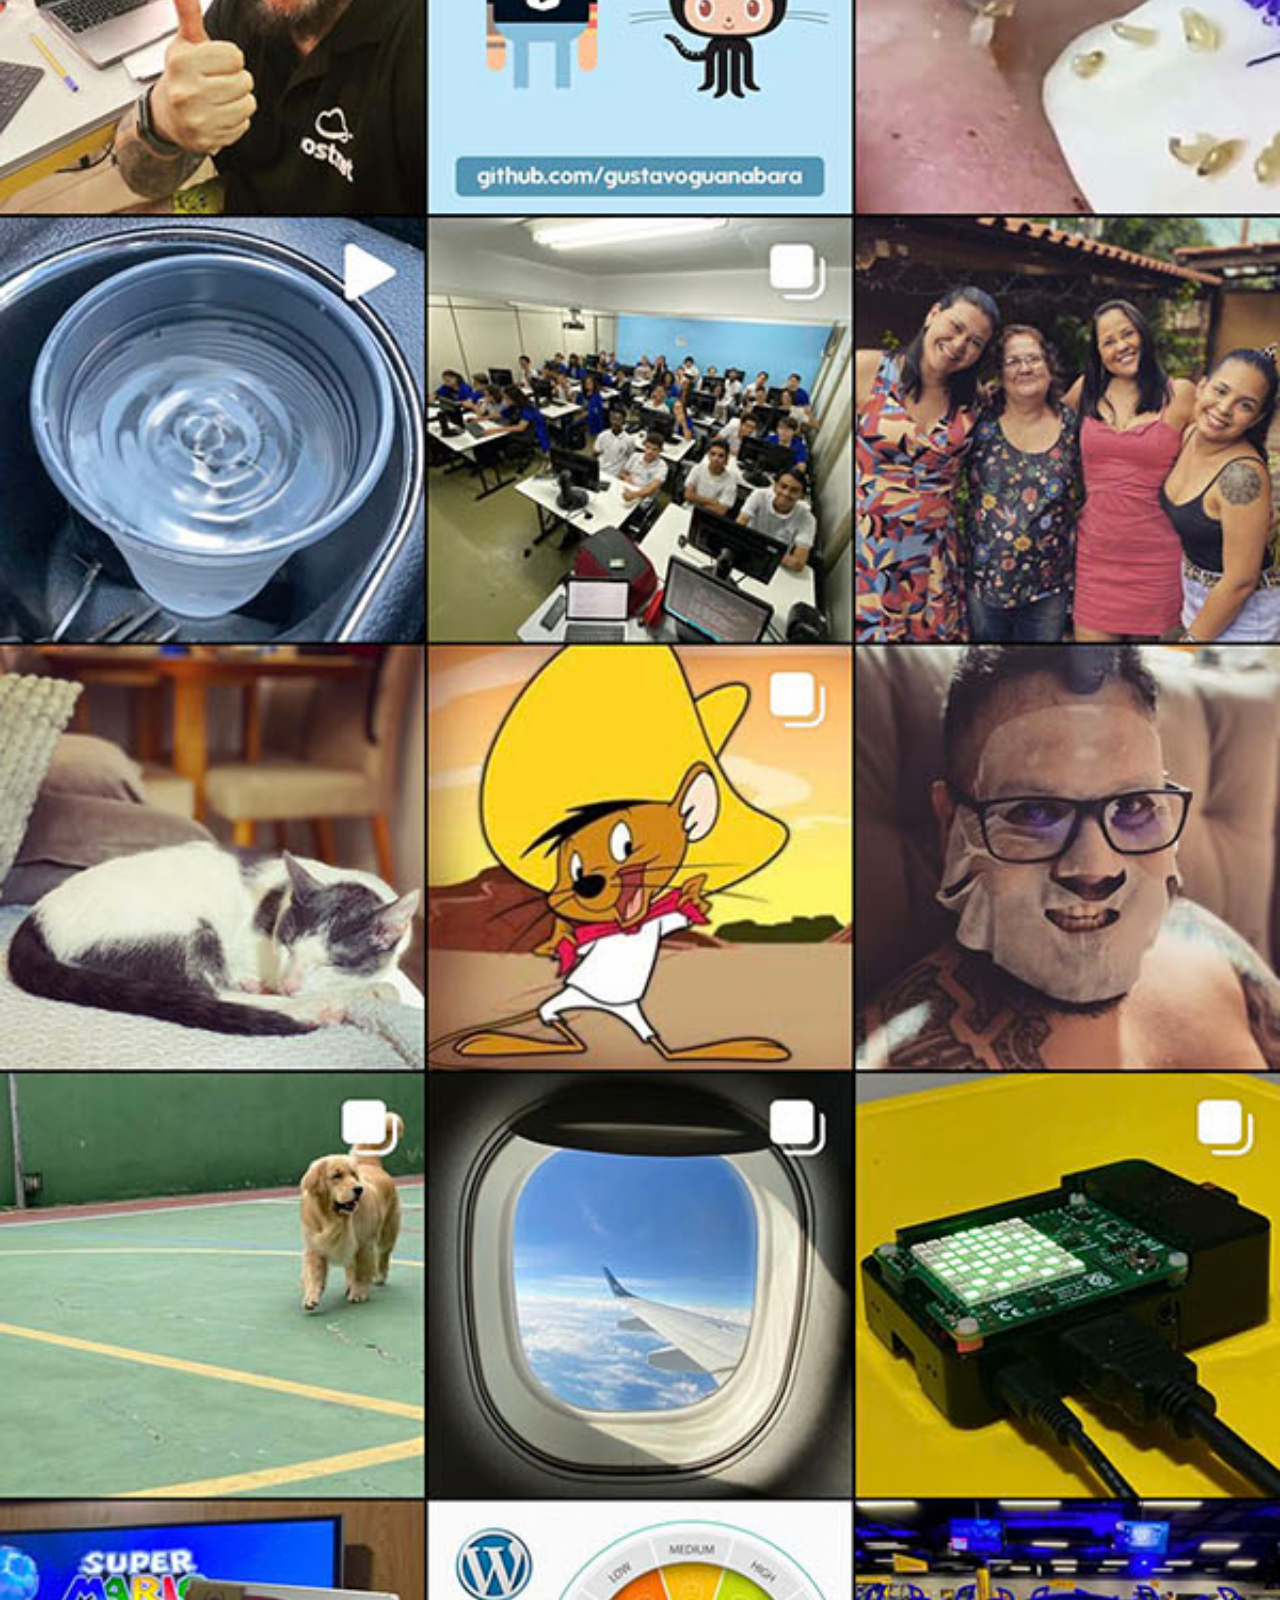
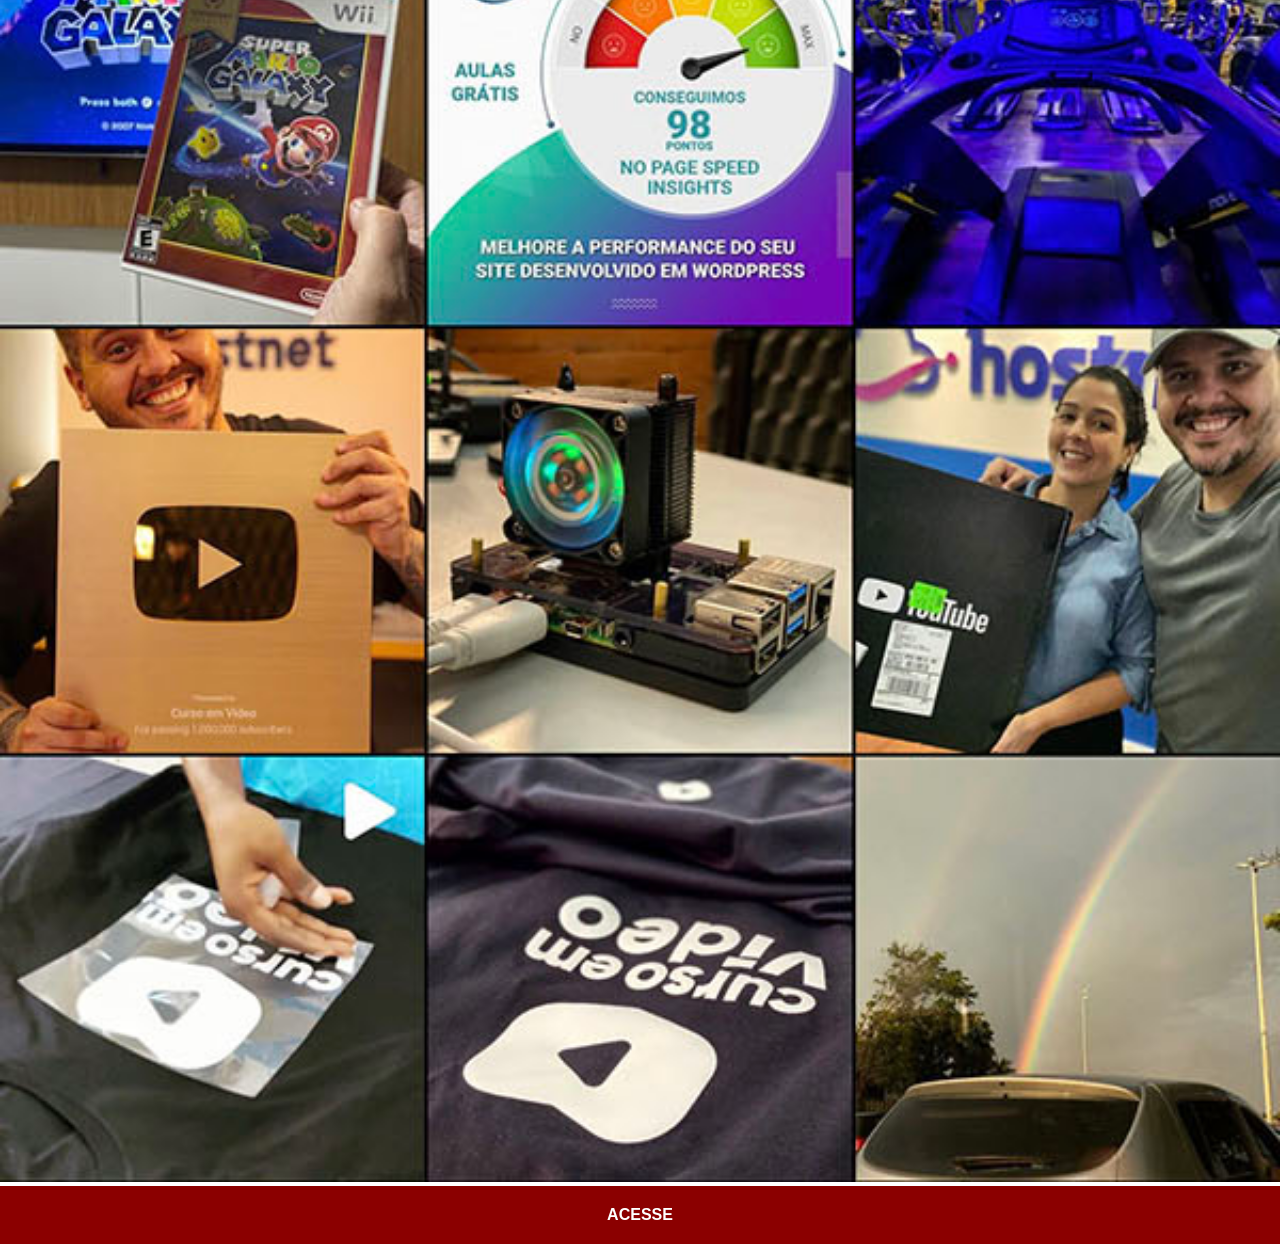
<file: instagram.html>
<!DOCTYPE html>
<html lang="pt-br">
<head>
    <meta charset="UTF-8">
    <meta name="viewport" content="width=device-width, initial-scale=1.0">
    <title>Instagram</title>
    <link rel="stylesheet" href="estilos/social.css">
</head>
<body>
    <img src="pacote-d013/pacote-d013/imagens/tela-instagram.jpg" alt="Instagram">
    <a href="https://www.instagram.com/gustavoguanabara/" target="_blank">ACESSE</a>
</body>
</html>
</file>
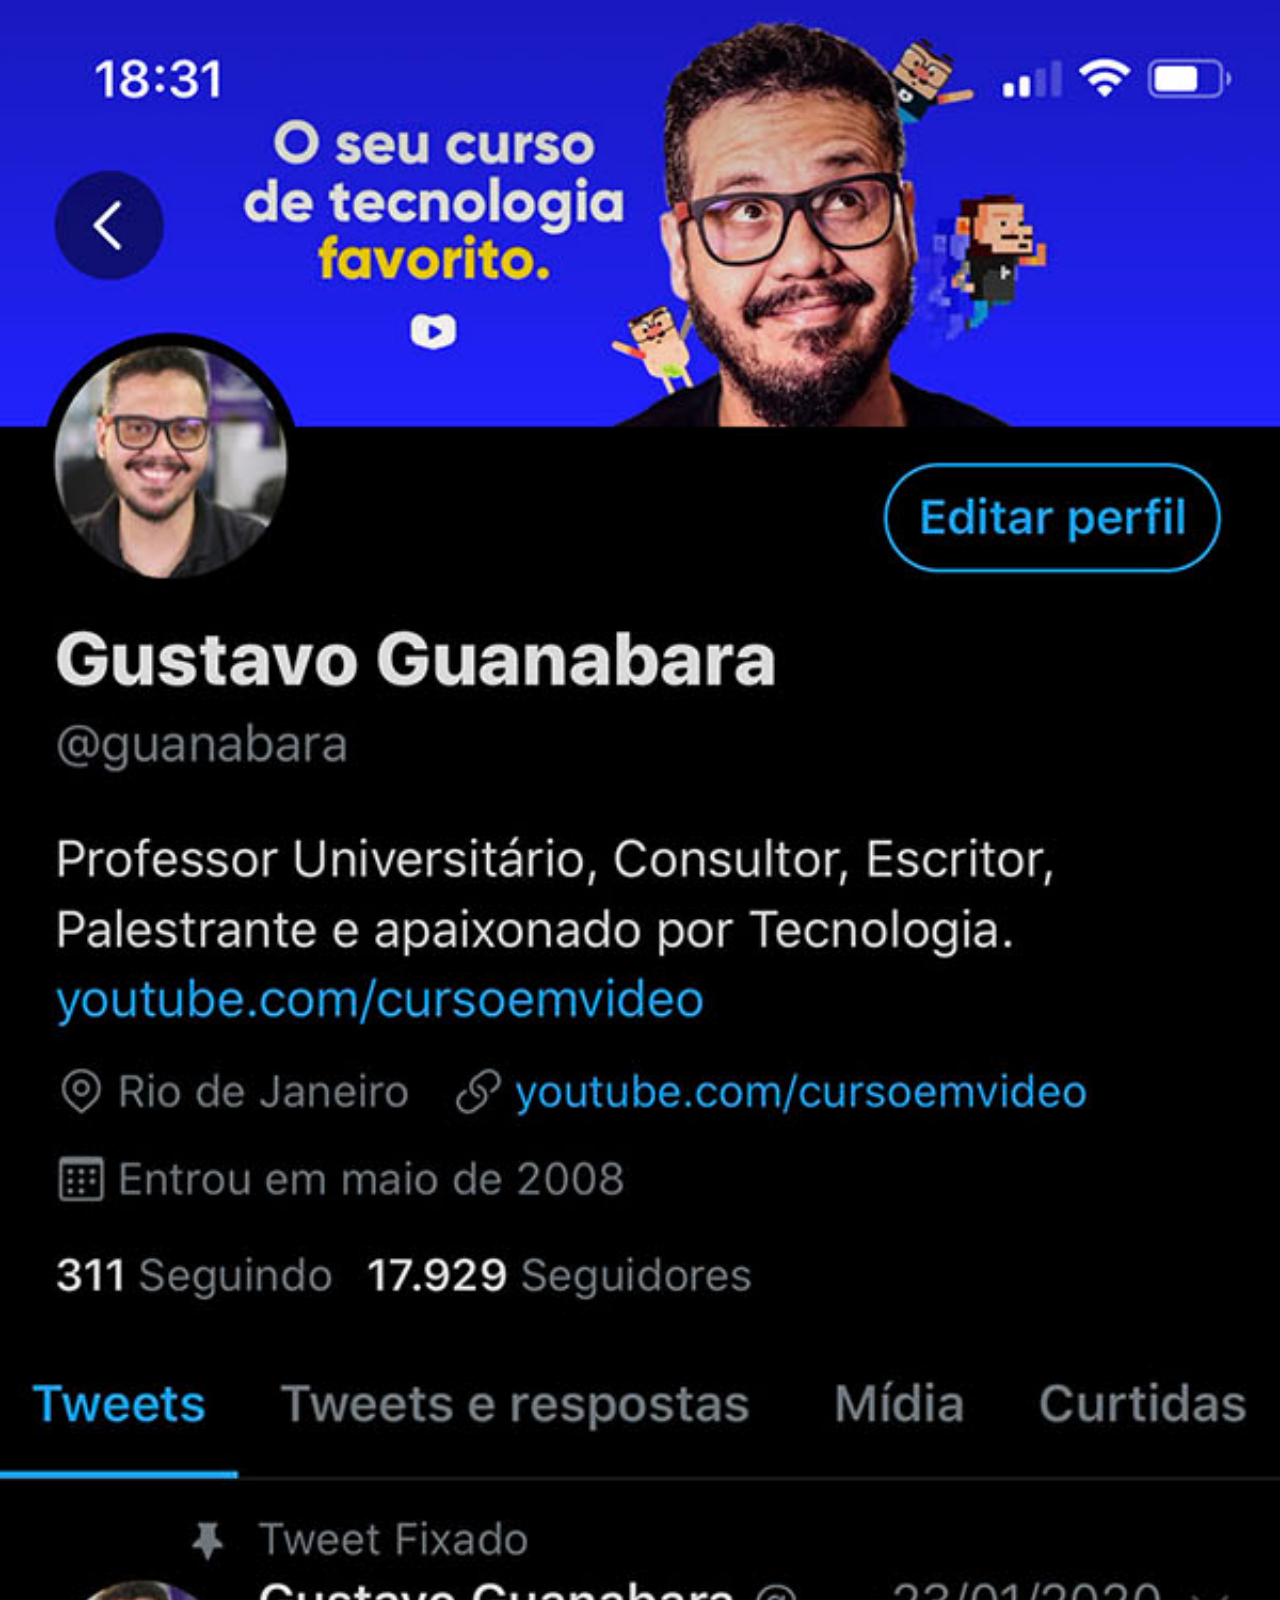
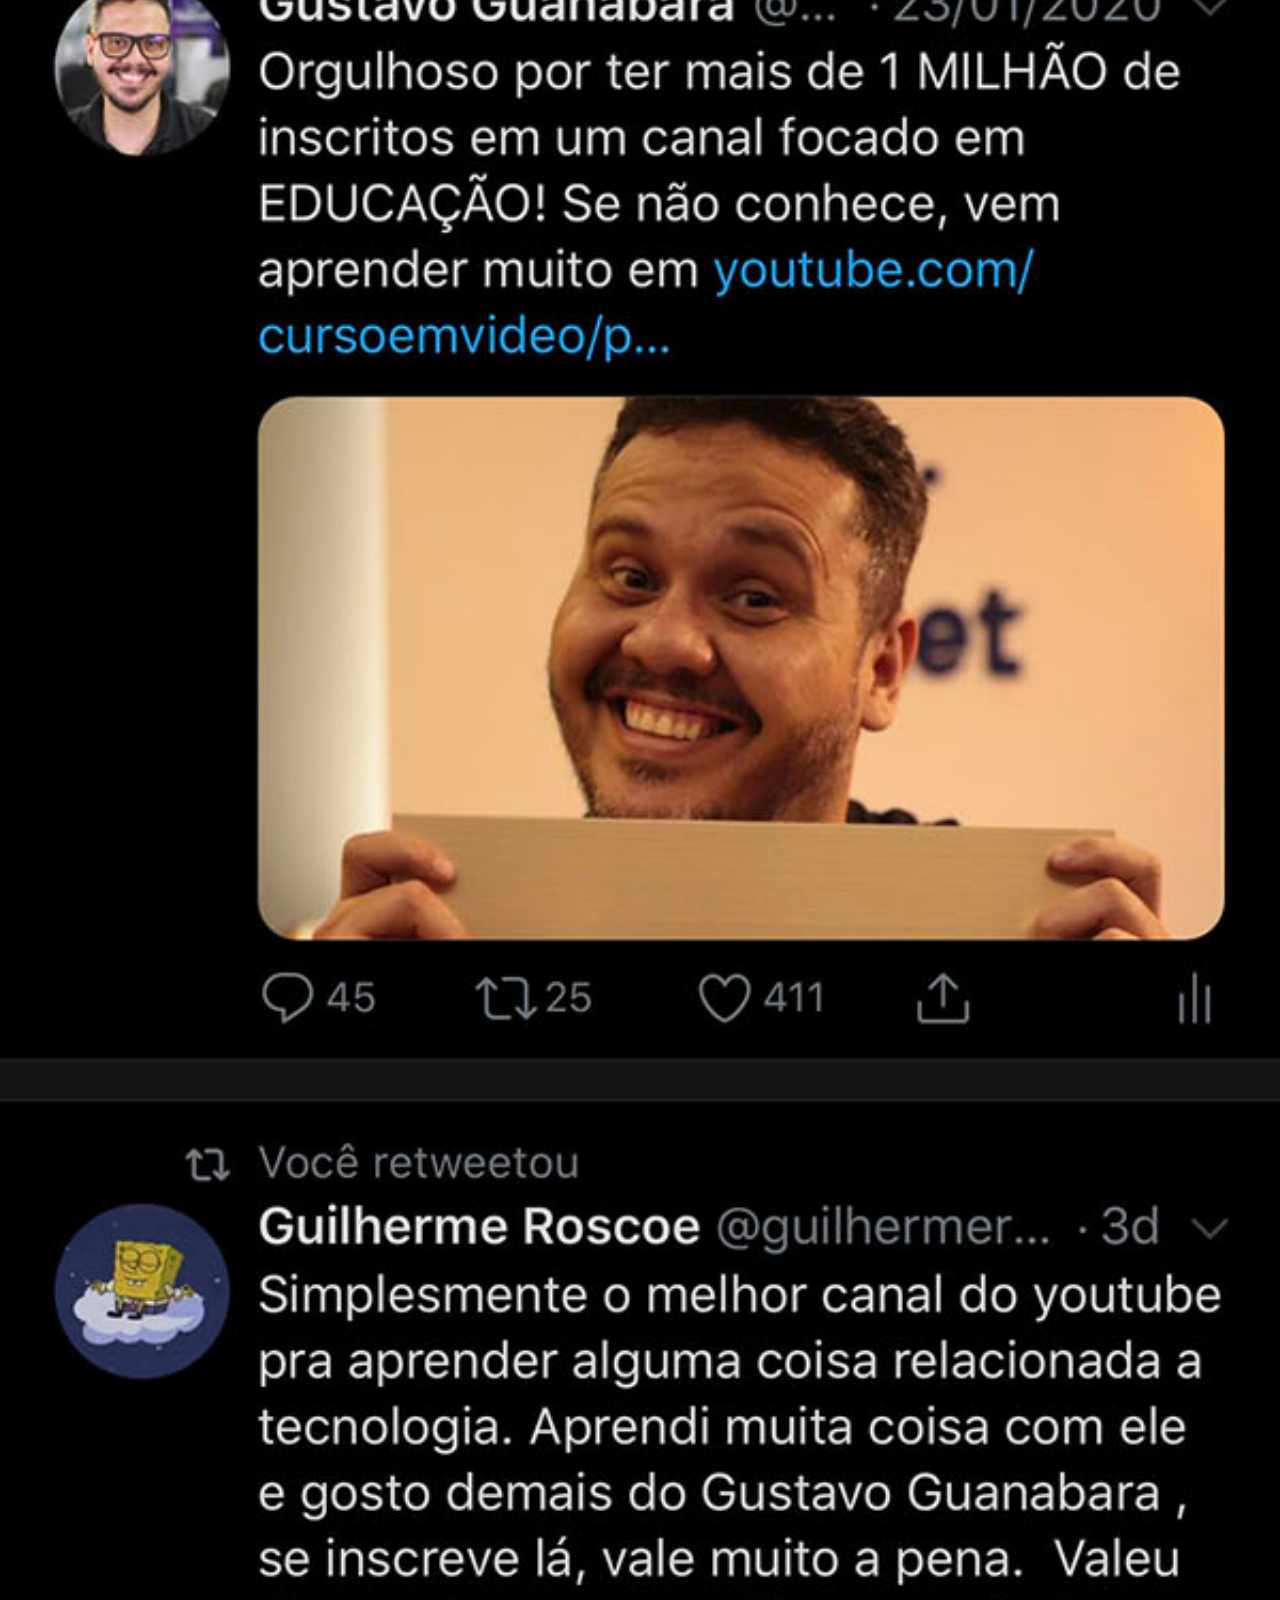
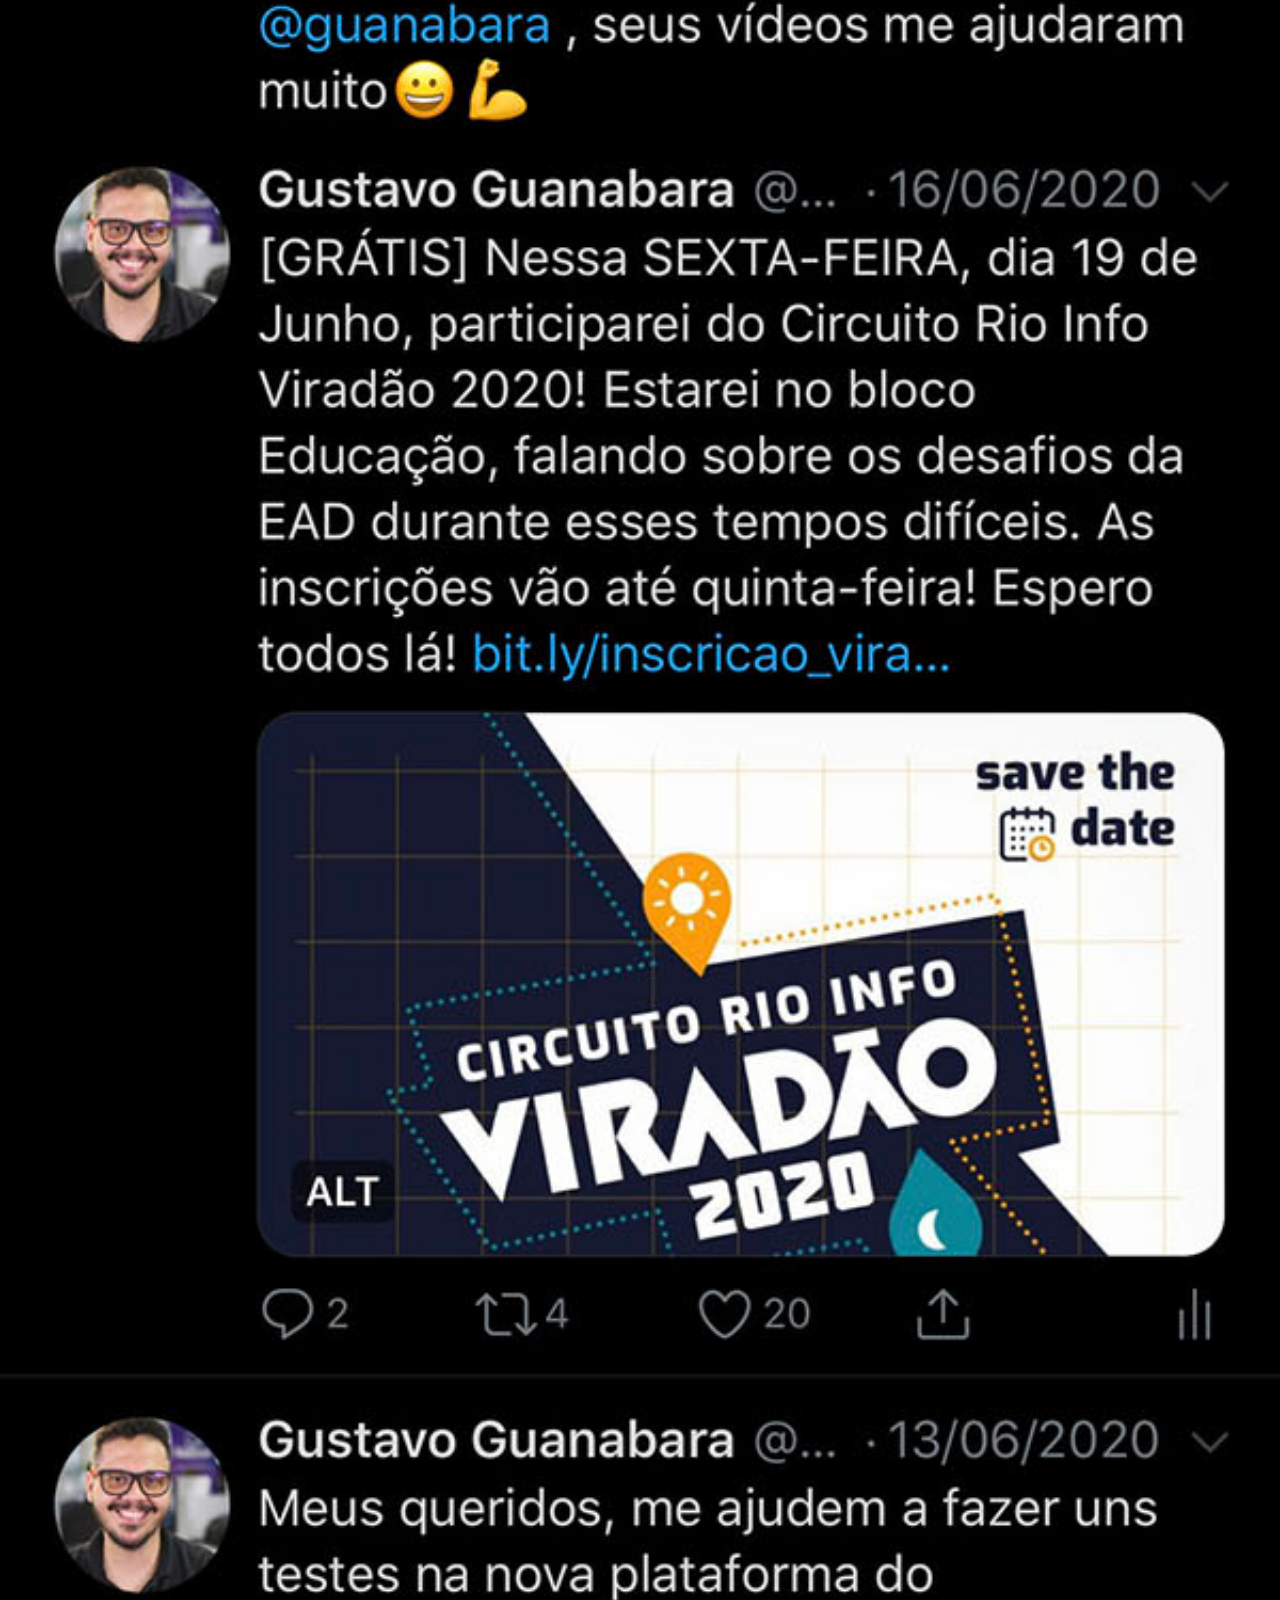
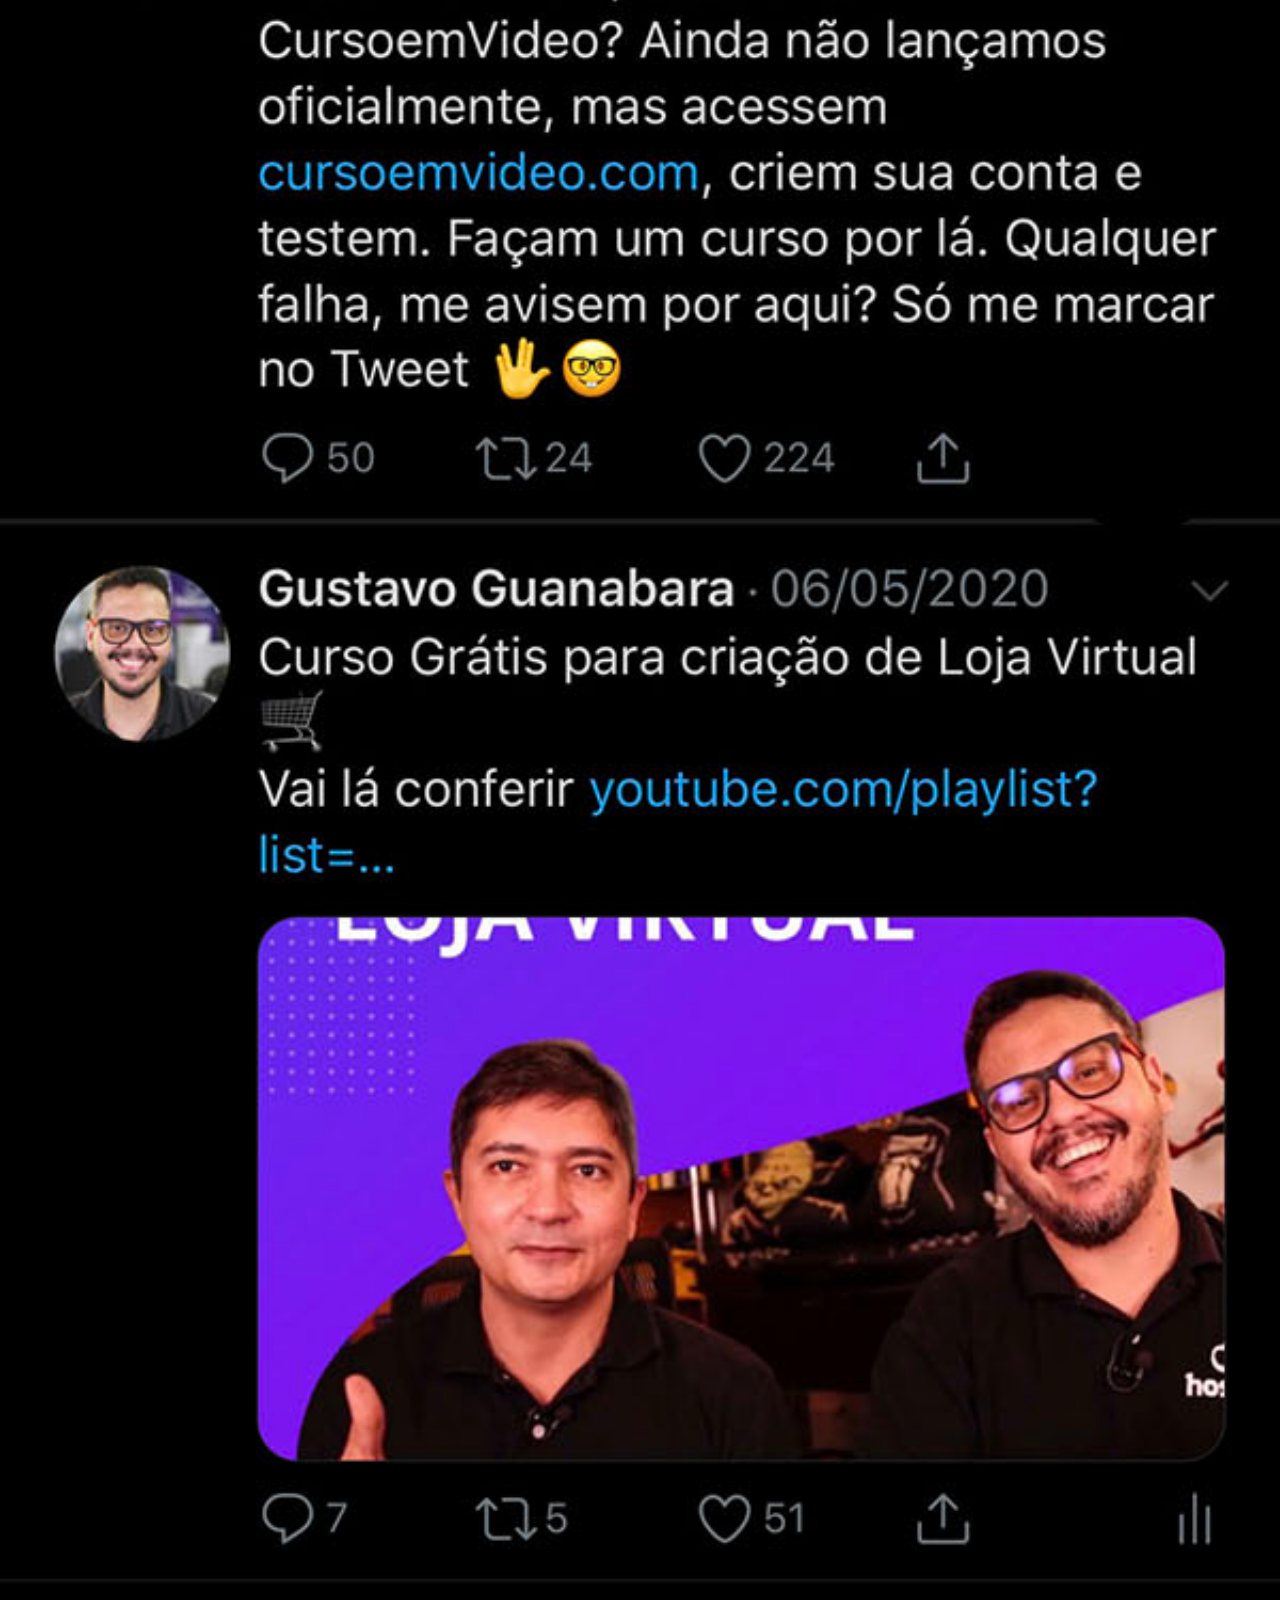
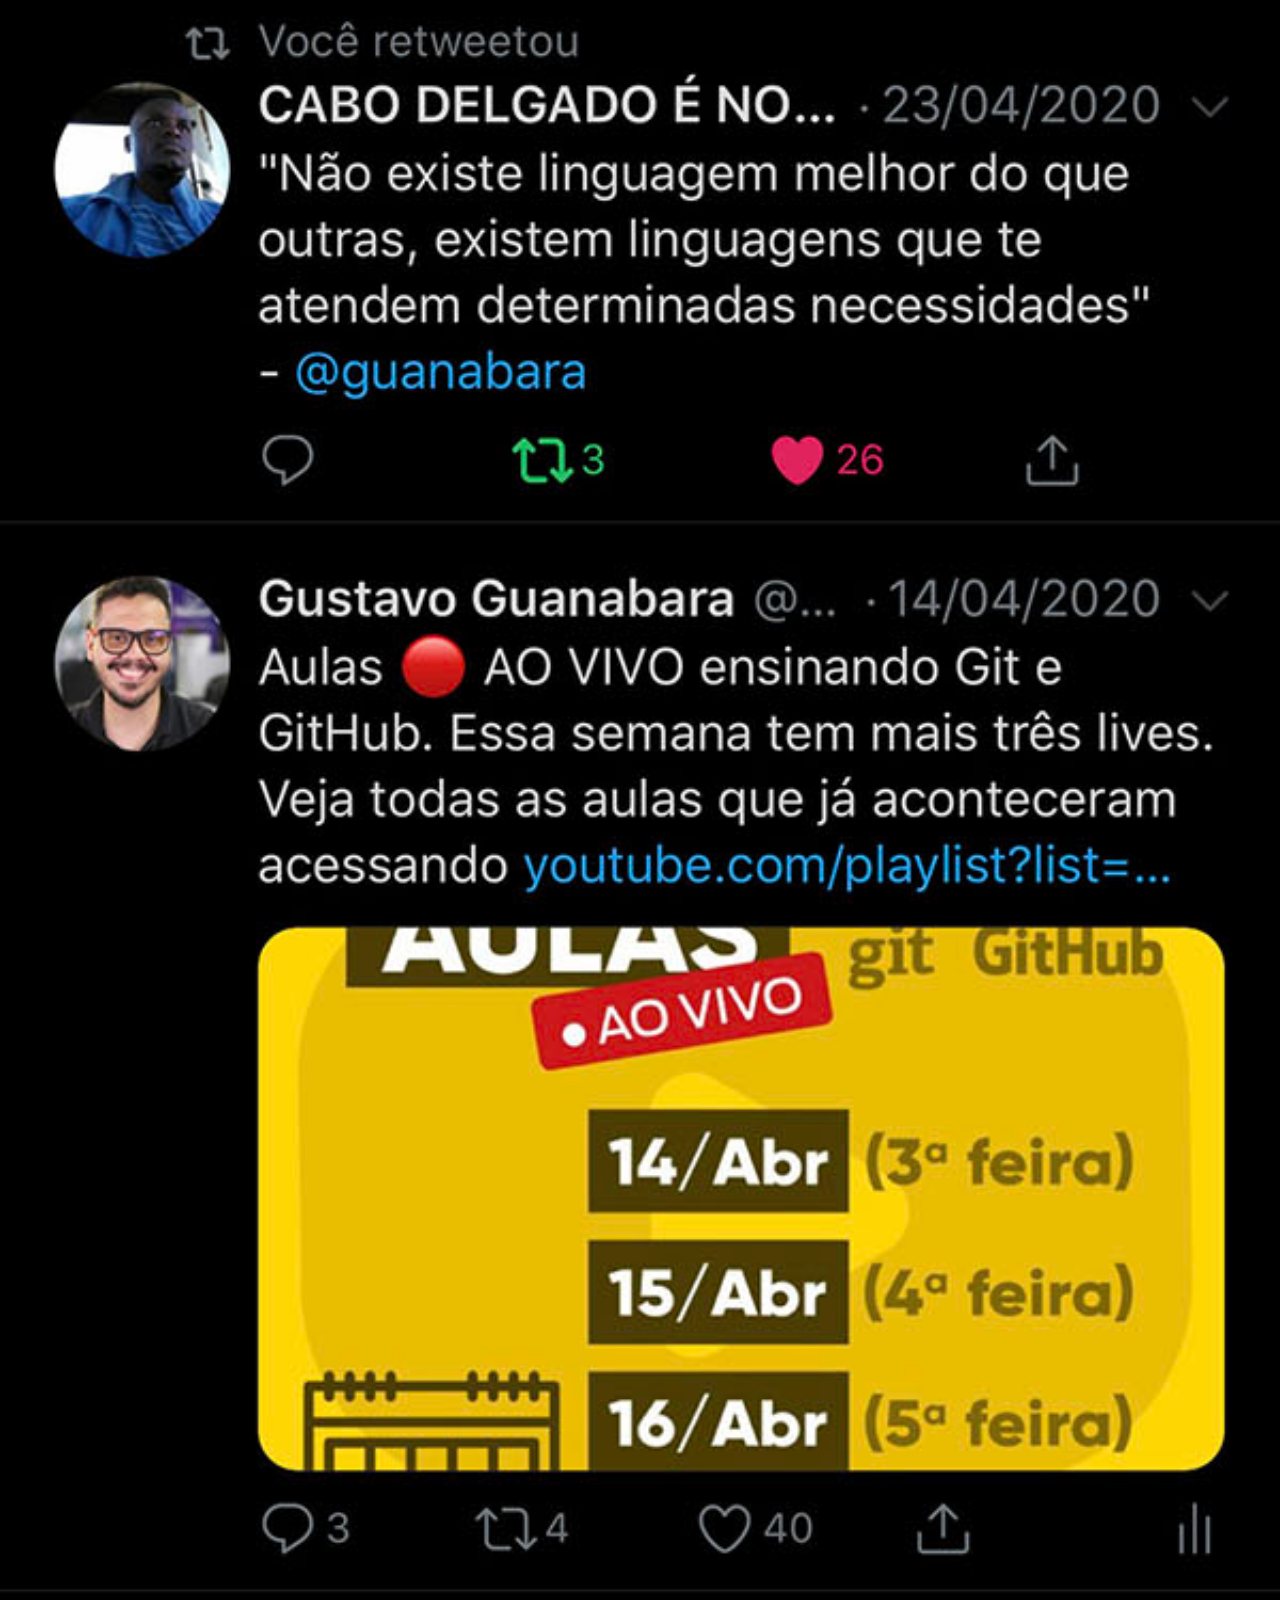
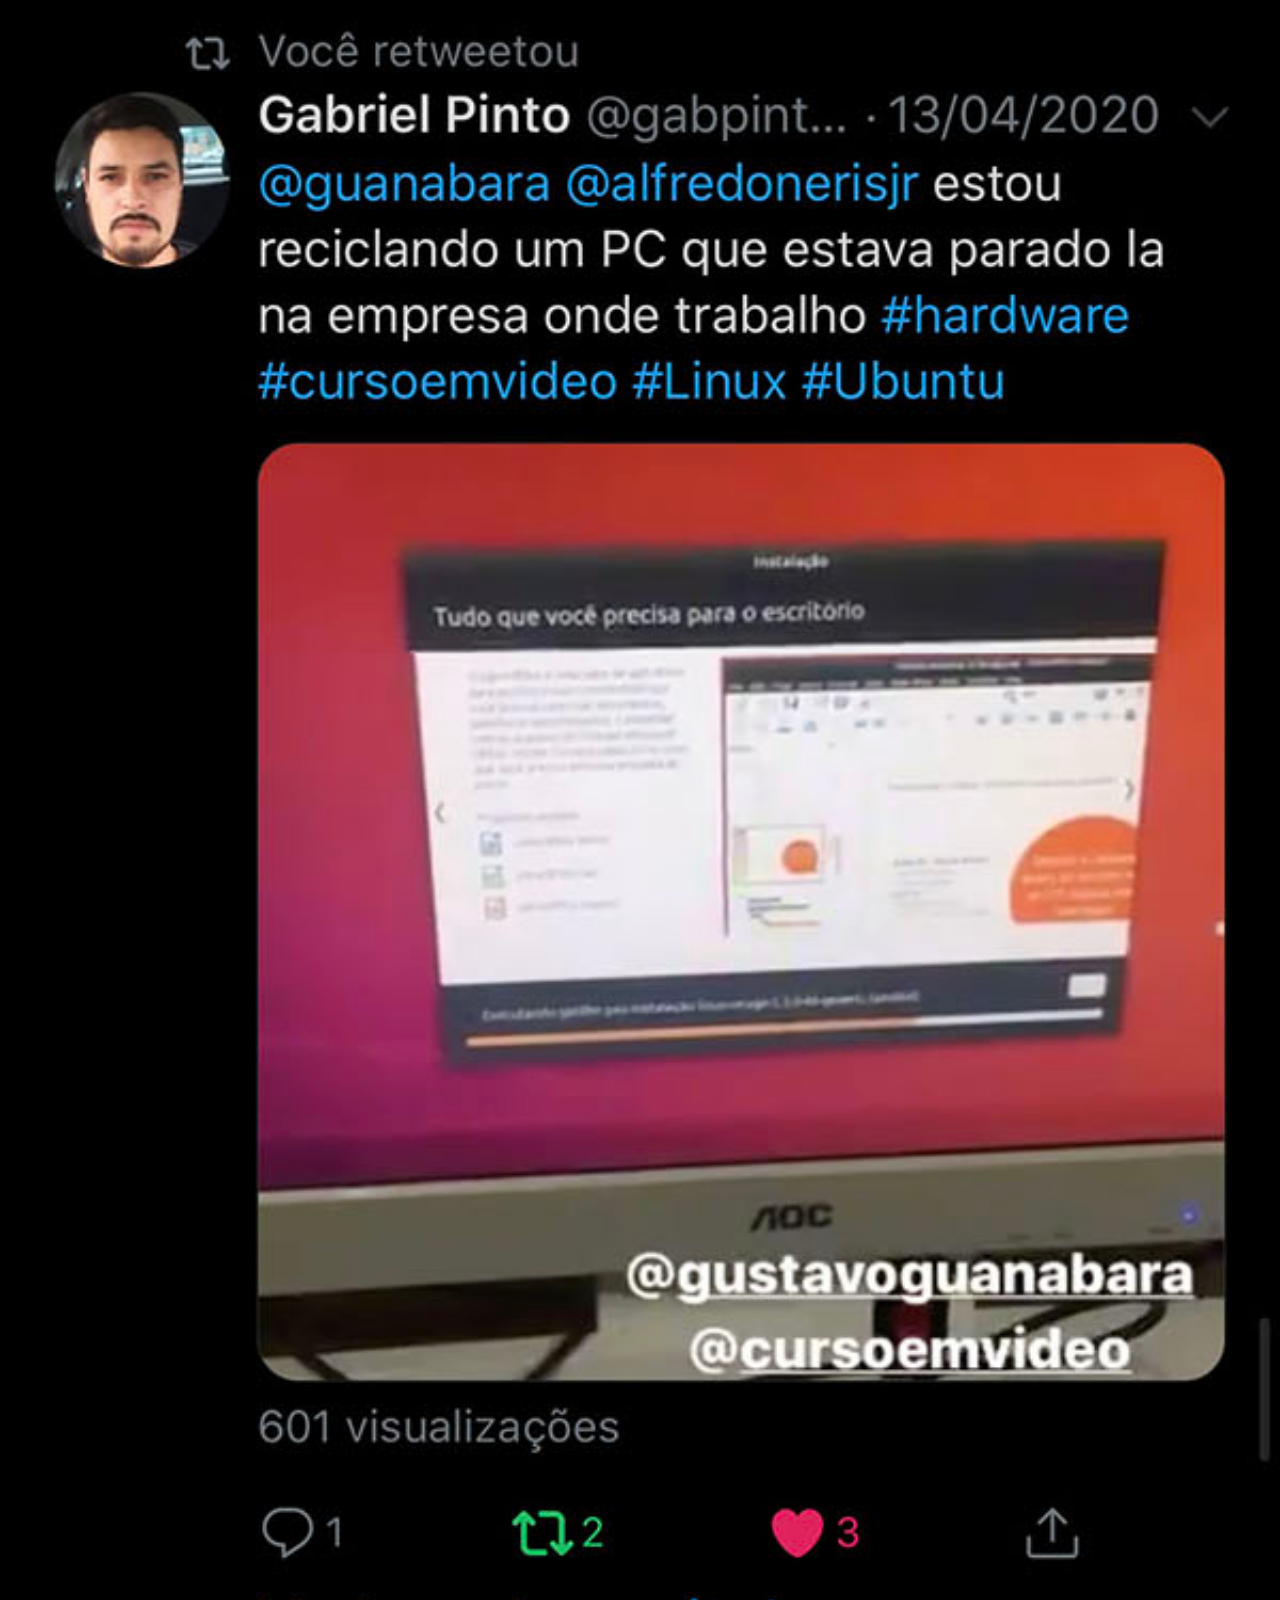
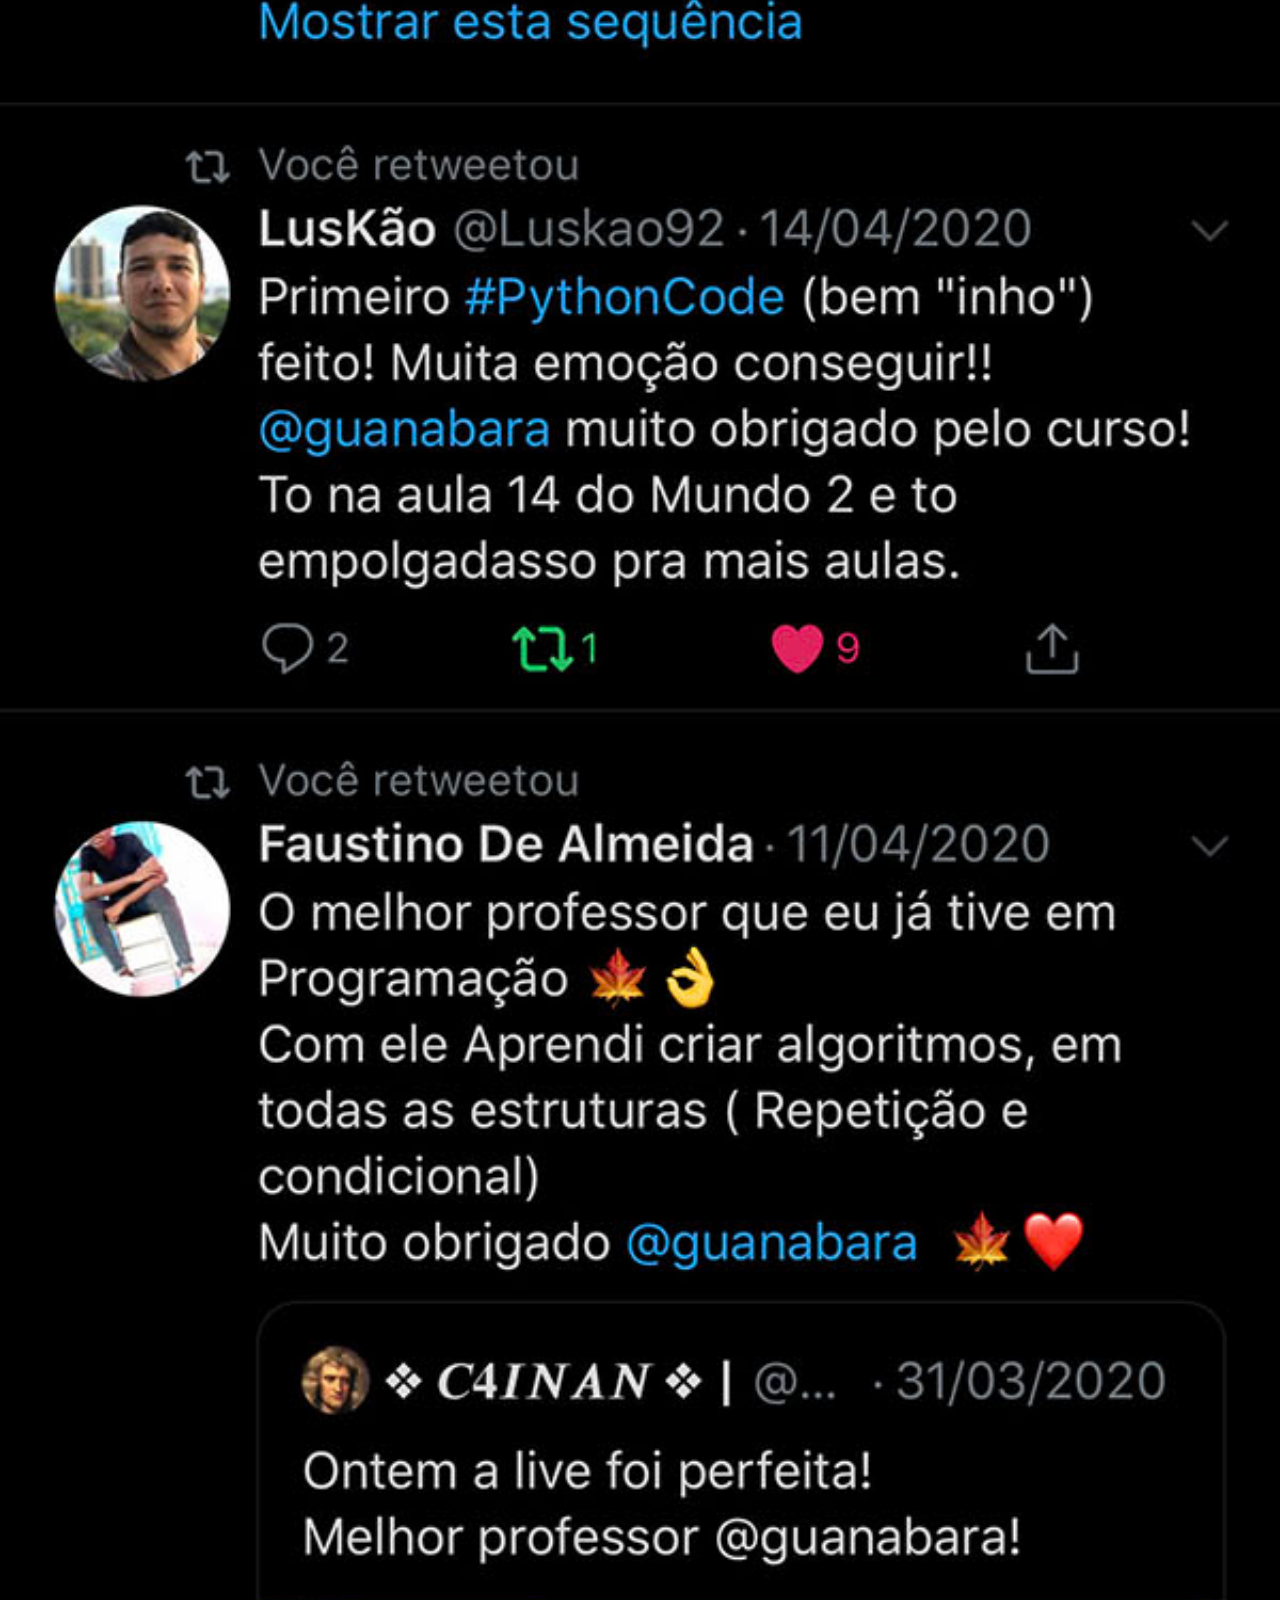
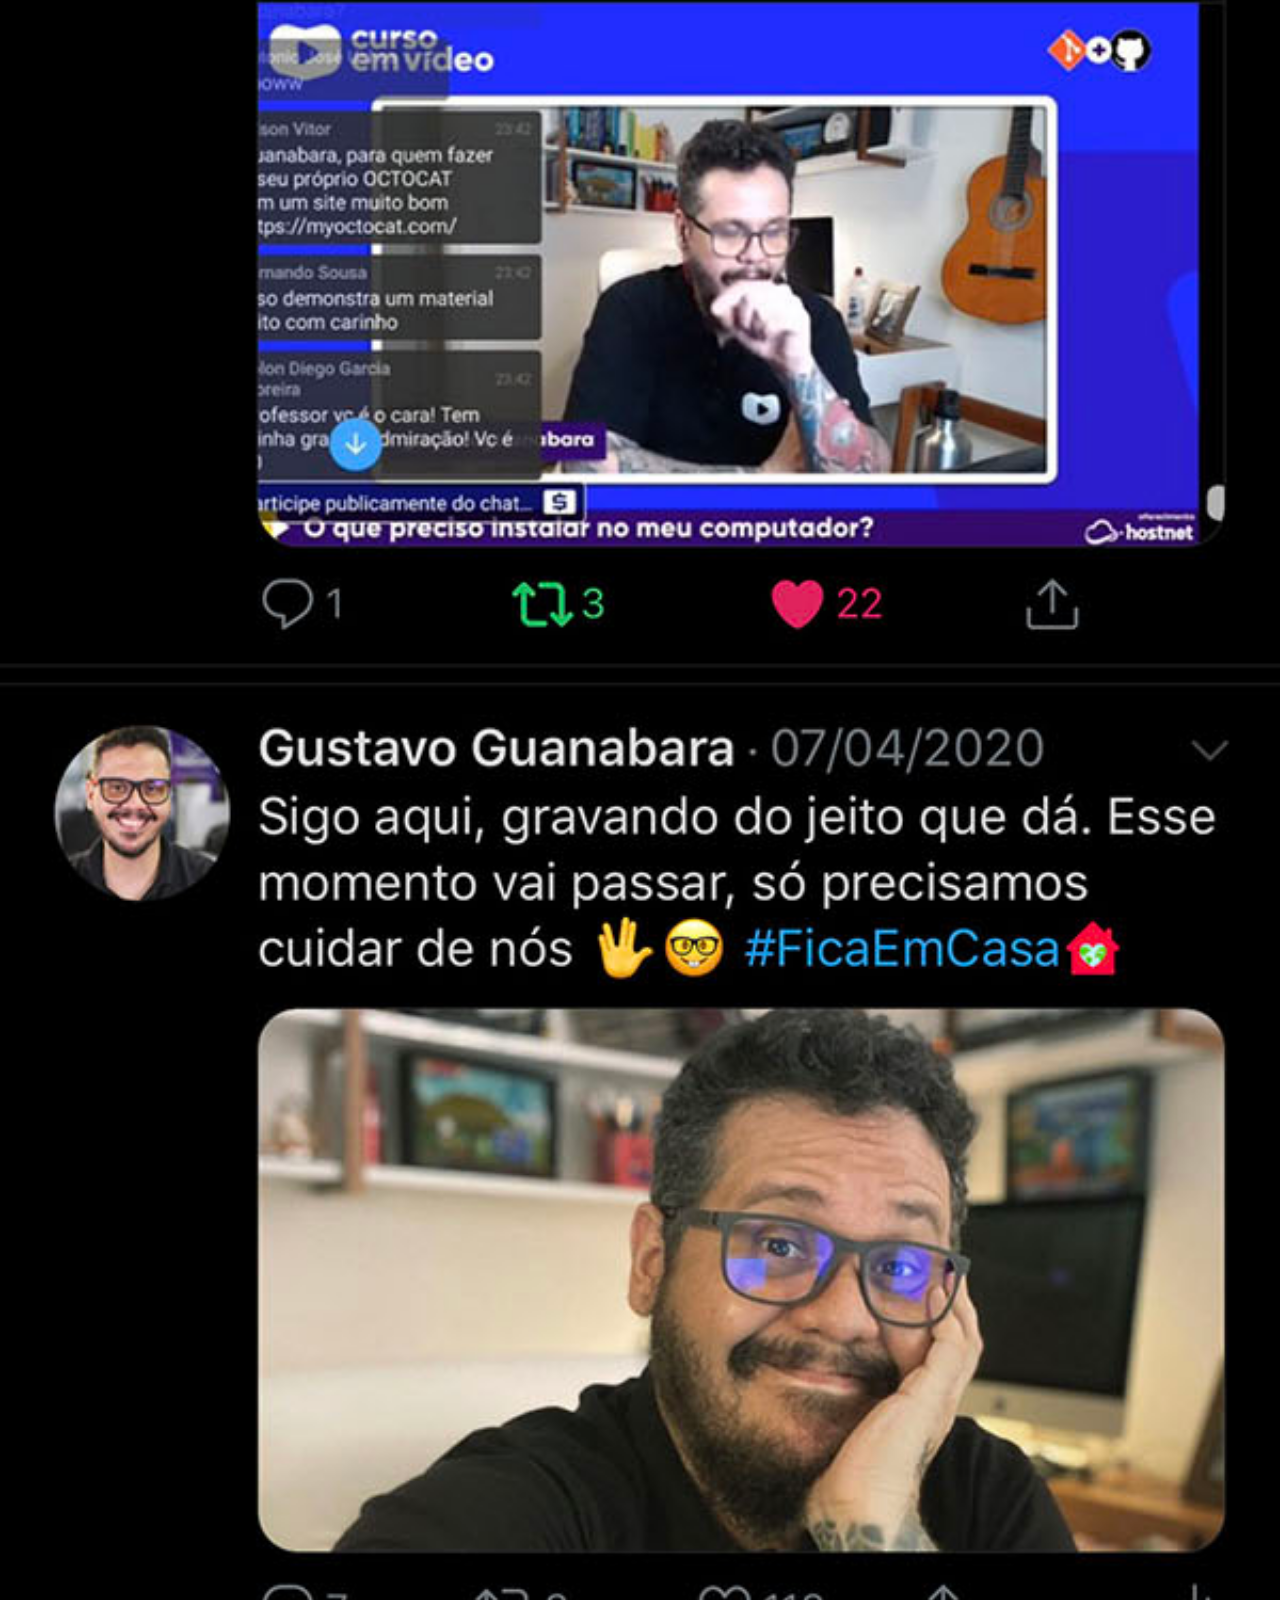
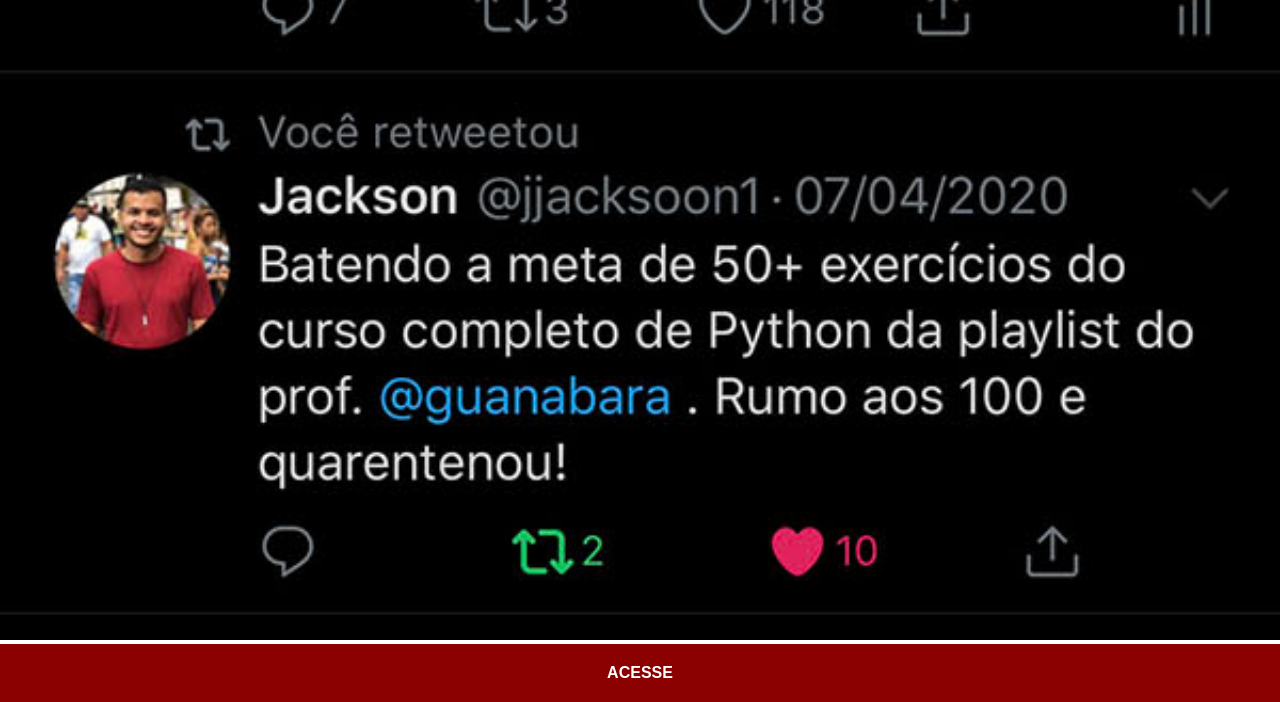
<file: twitter.html>
<!DOCTYPE html>
<html lang="pt-br">
<head>
    <meta charset="UTF-8">
    <meta name="viewport" content="width=device-width, initial-scale=1.0">
    <title>Twitter</title>
    <link rel="stylesheet" href="estilos/social.css">
</head>
<body>
    <img src="pacote-d013/pacote-d013/imagens/tela-twitter.jpg" alt="Twitter">
    <a href="https://x.com/guanabara" target="_blank">ACESSE</a>
</body>
</html>
</file>
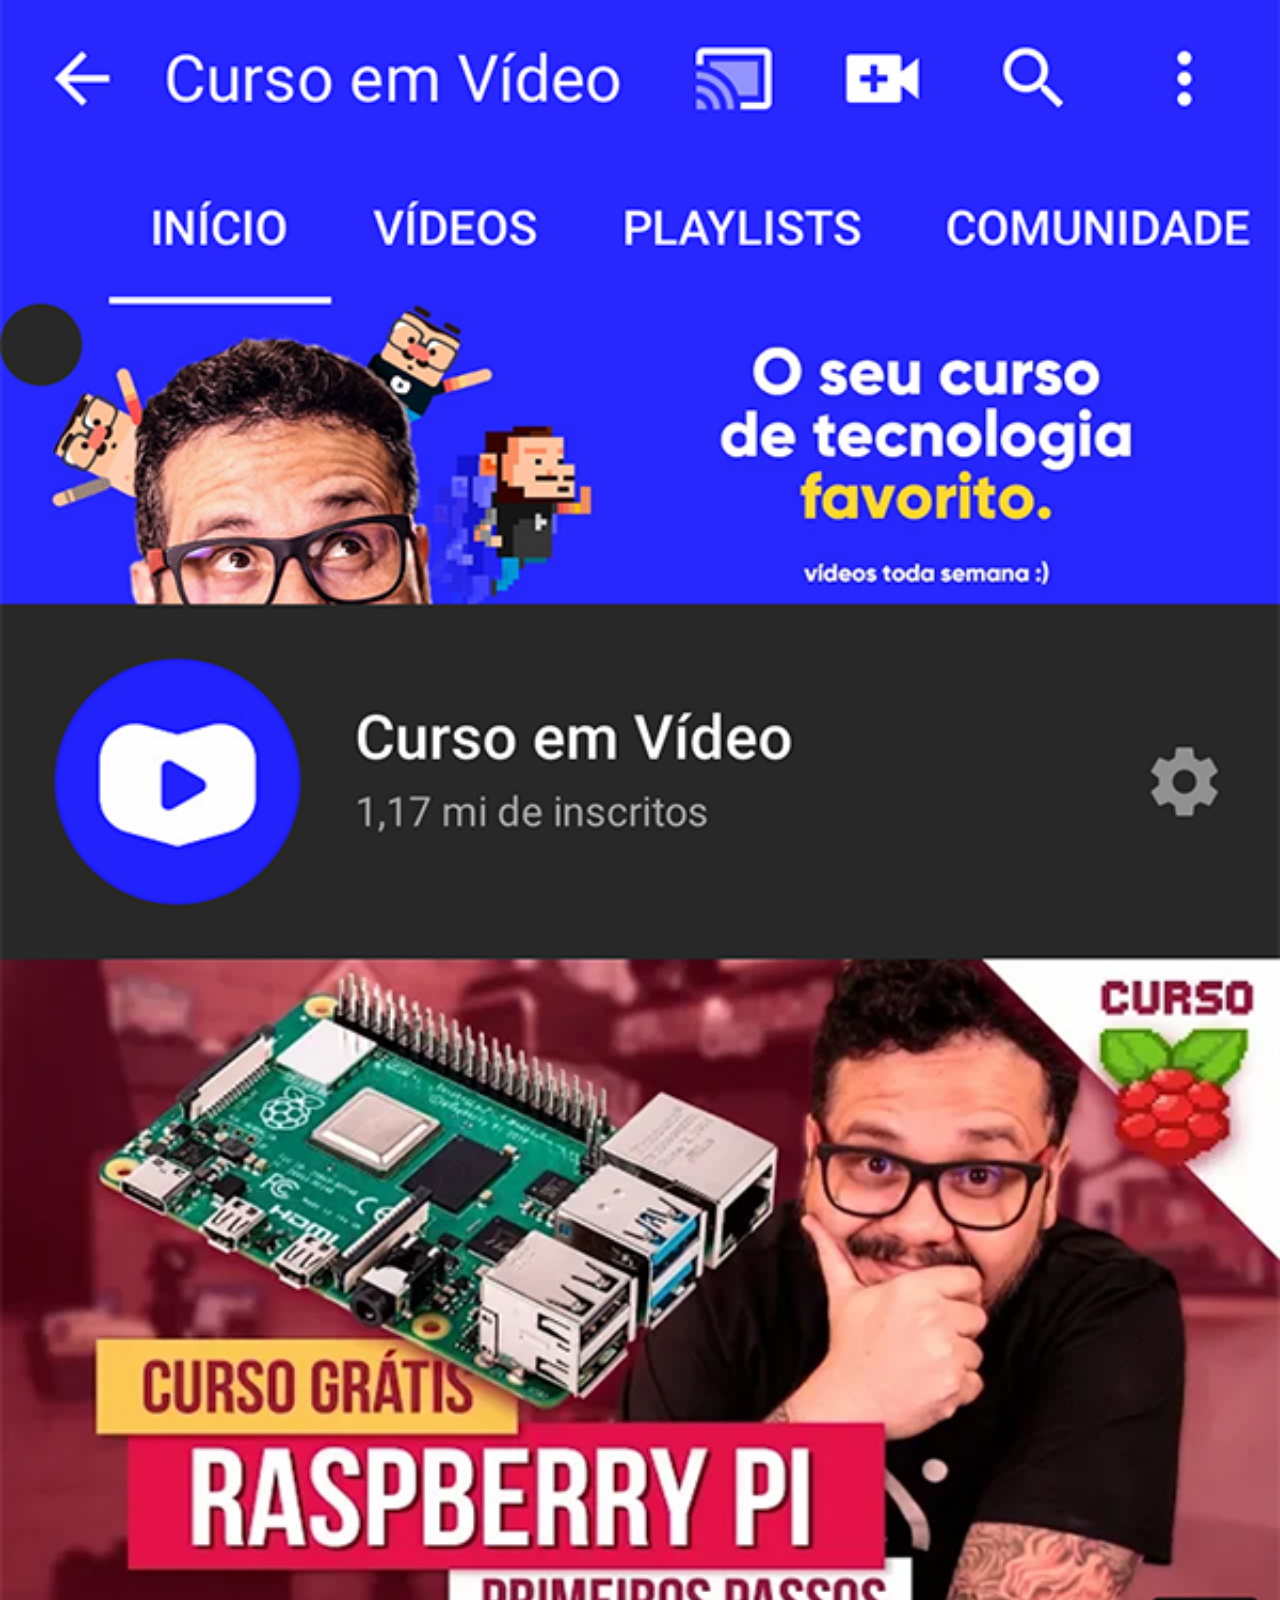
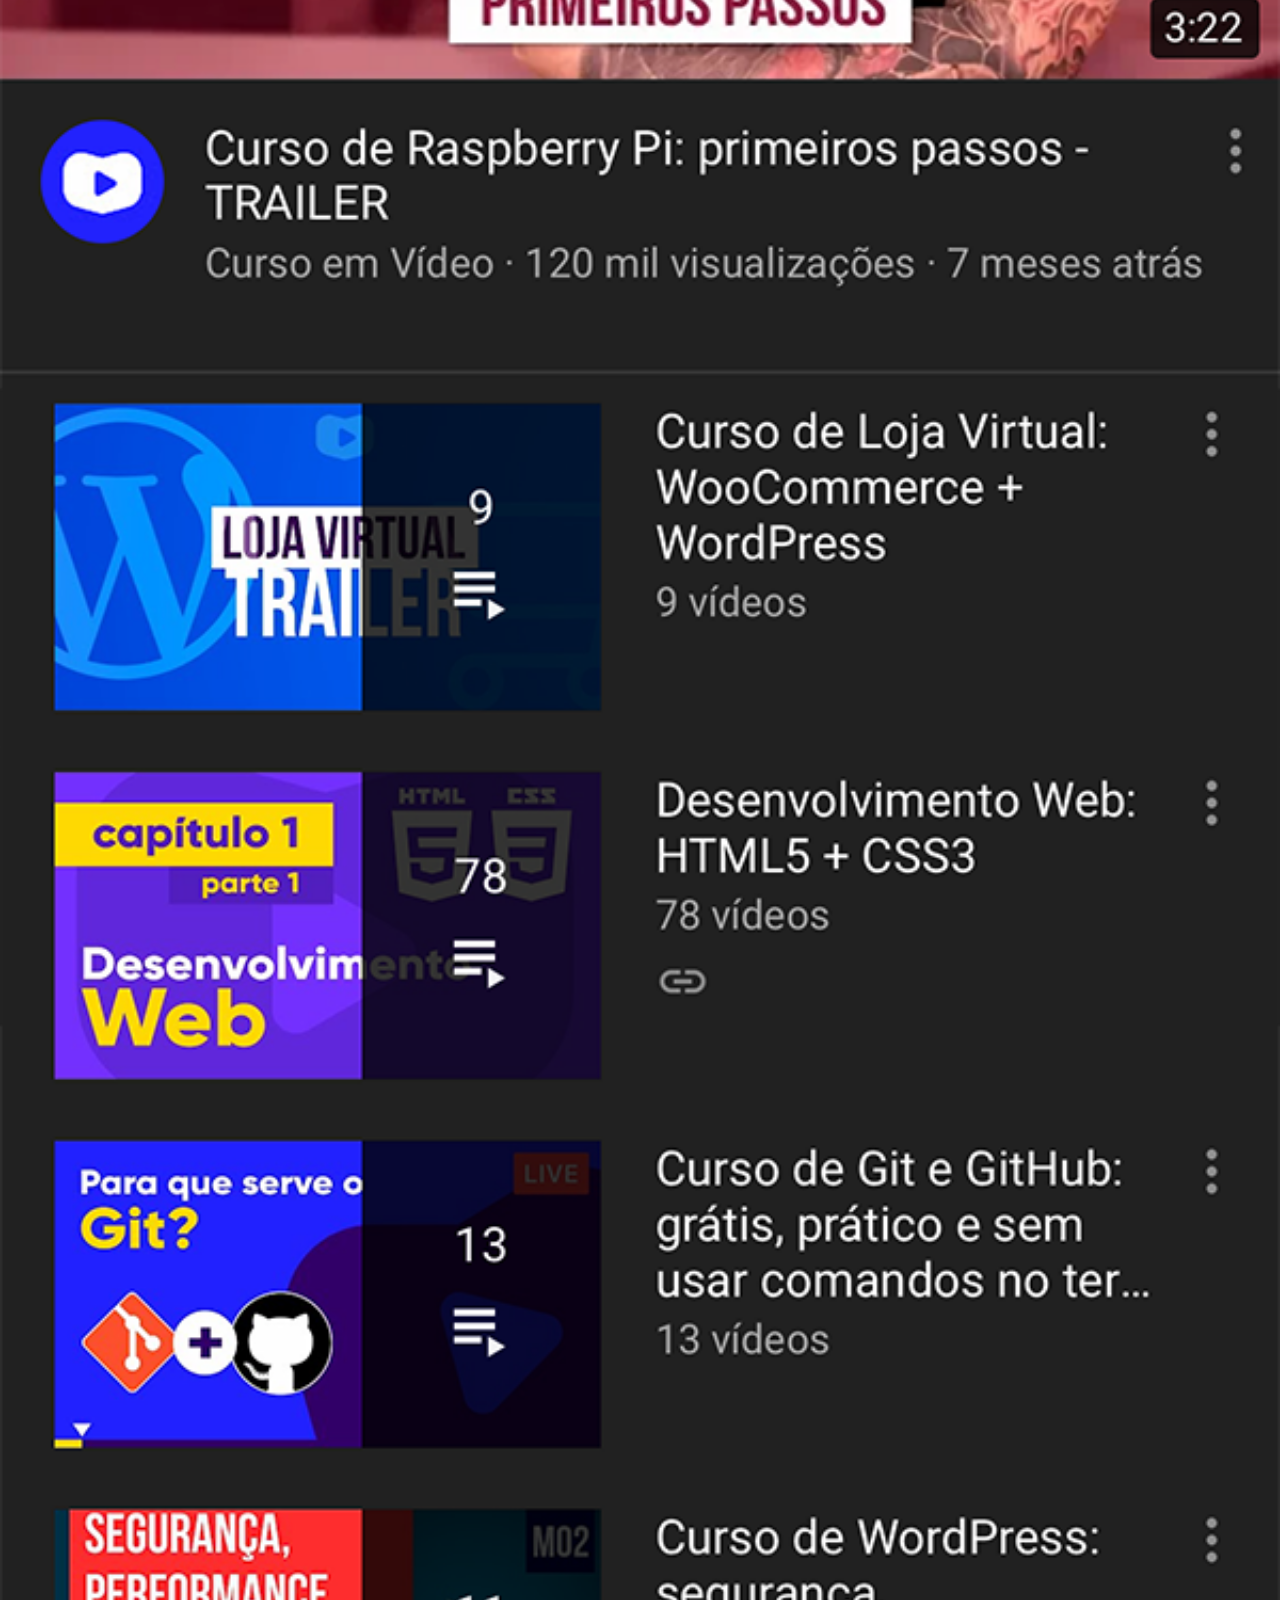
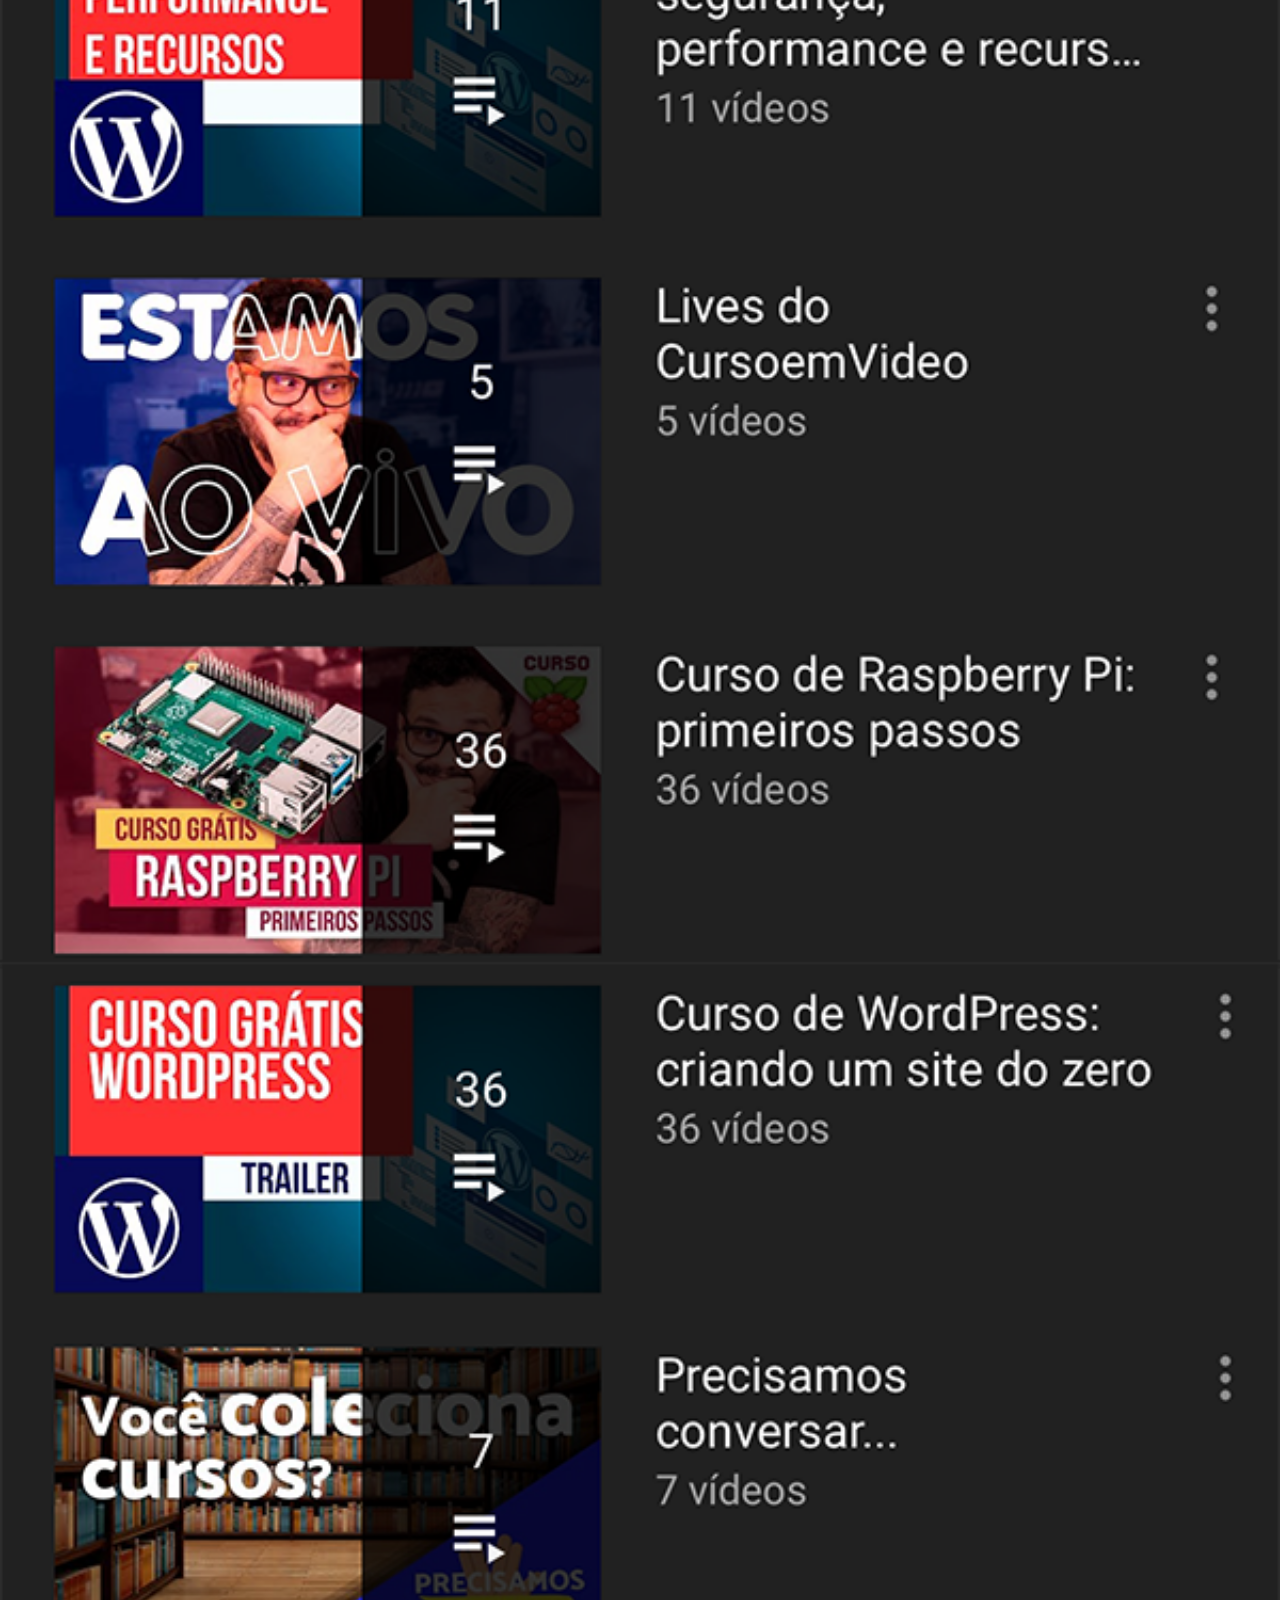
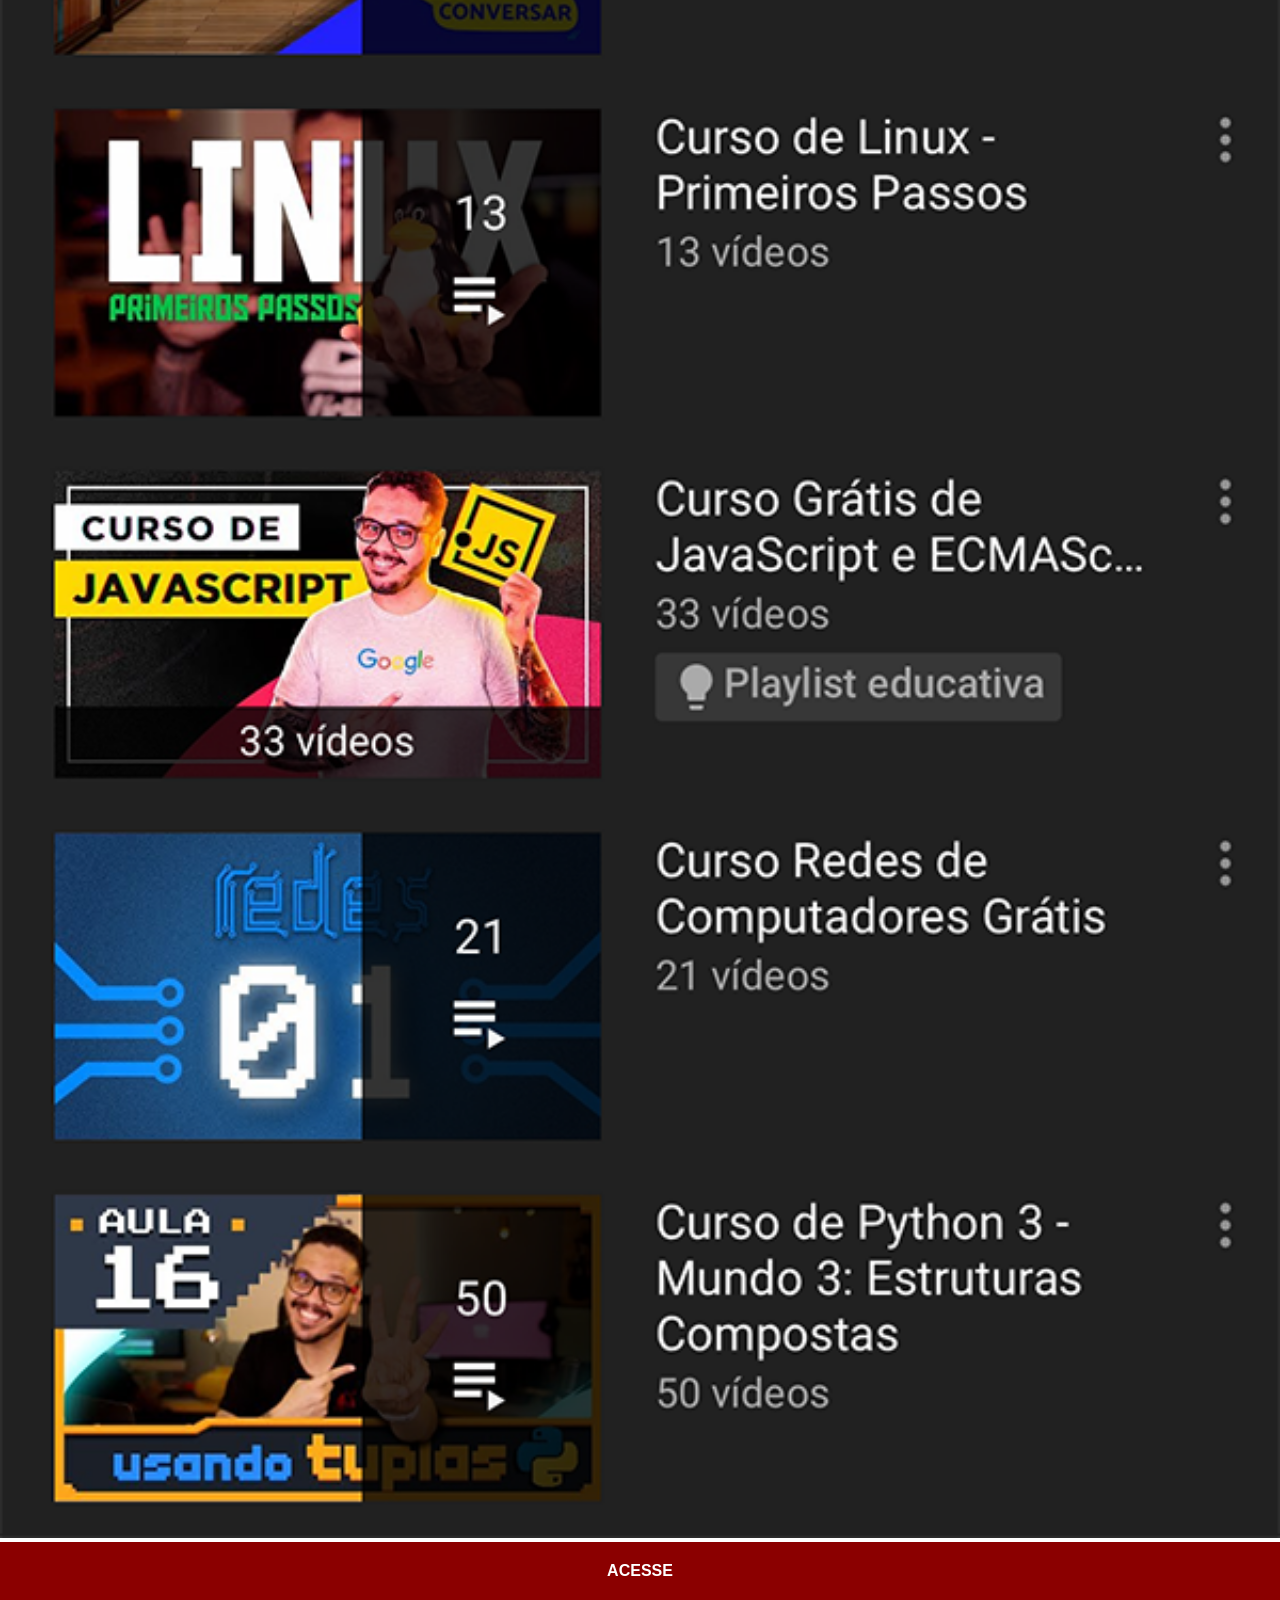
<file: youtube.html>
<!DOCTYPE html>
<html lang="pt-br">
<head>
    <meta charset="UTF-8">
    <meta name="viewport" content="width=device-width, initial-scale=1.0">
    <title>Youtube</title>
    <link rel="stylesheet" href="estilos/social.css">
</head>
<body>
    <img src="pacote-d013/pacote-d013/imagens/tela-youtube.png" alt="Youtube">
    <a href="https://www.youtube.com/cursoemvideo" target="_blank">ACESSE</a>
</body>
</html>
</file>
<file: estilos/style.css>
@charset "UTF-8";

*{
    margin: 0px;
    padding: 0px;
}

html, body{
    height: 100vh;
    width: 100vw;
}
body{
    background: url('../pacote-d013/pacote-d013/imagens/fundo-madeira.jpg') no-repeat top center;
    background-size: cover;
    background-attachment: fixed;
}
main{
    height: 100vh;
    position: relative;
}
section#telefone{
    position: absolute;
    top: 50%;
    left: 50%;
    transform: translate(-50%, -50%);
    height: 627px;
    width: 311px;
    background-color: blue;
    background: url('../pacote-d013/pacote-d013/imagens/frame-iphone.png') no-repeat;
}
iframe#tela{
    position: relative;
    top: 80px;
    left: 22px;
    width: 267px;
    height: 471px;
}
section#redes-sociais{
    text-align: right;
}
section#redes-sociais img{
    width: 50px;
    margin: 10px;
    border-radius: 50%;
    box-shadow: 2px 2px 5px rgba(0, 0, 0, 0.400);
    box-sizing: border-box;
}
section#redes-sociais img:hover{
    border: 2px solid rgba(255, 255, 255, 0.600);
    transform: translate(-3px, -3px);   
    box-shadow: 5px 5px 10px rgba(0, 0, 0, 0.600);
    transition: transform 0.3s, border 0.5s;
}
</file>
<file: estilos/social.css>
@charset "UTF-8";

*{
    margin: 0px;
    padding: 0px;
    font-family: Arial, Helvetica, sans-serif;
}
::-webkit-scrollbar{
    width: 0px;
    height: 0px
}
img{
   width: 100vw;
}
a{
   display: block;
   background-color: darkred;
   color: white;
   padding: 20px;
   text-align: center;
   font-weight: bolder;
   text-decoration: none;
}
a:hover{
    background-color: red;
}
</file>
